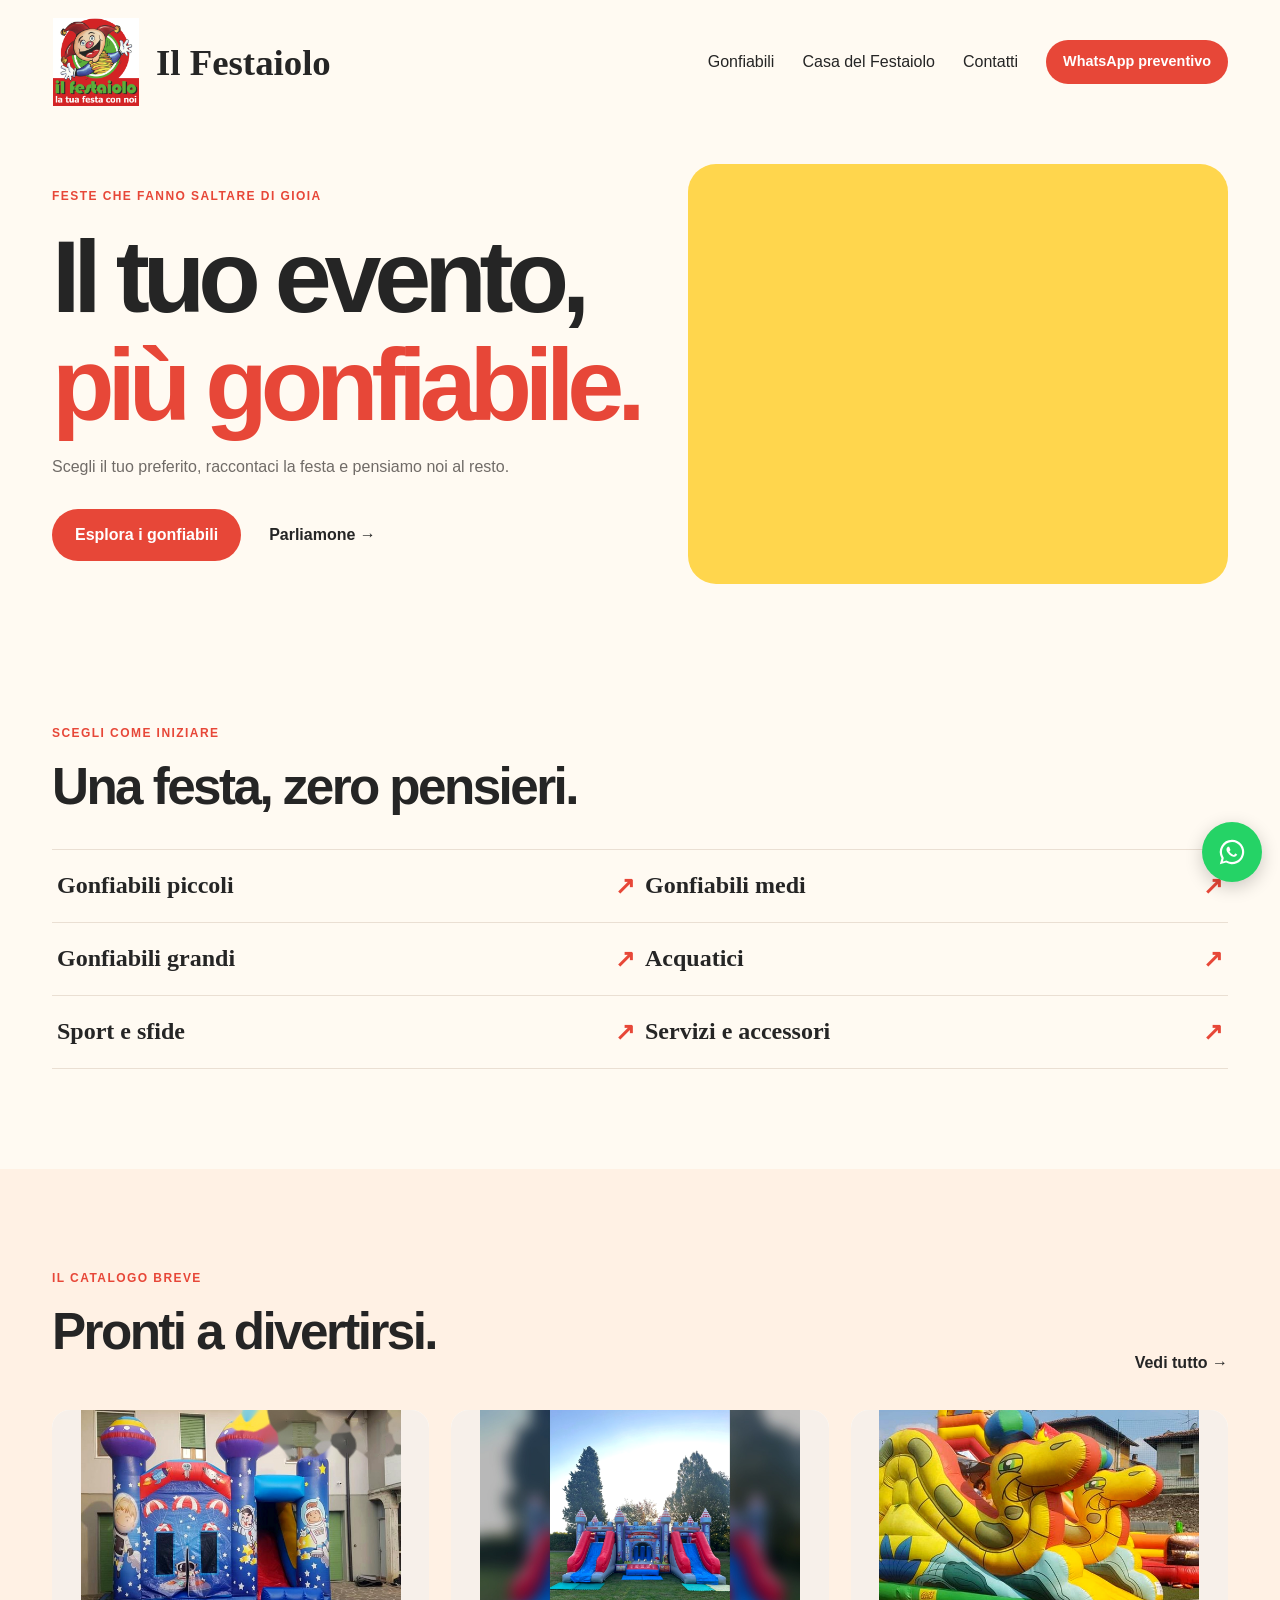
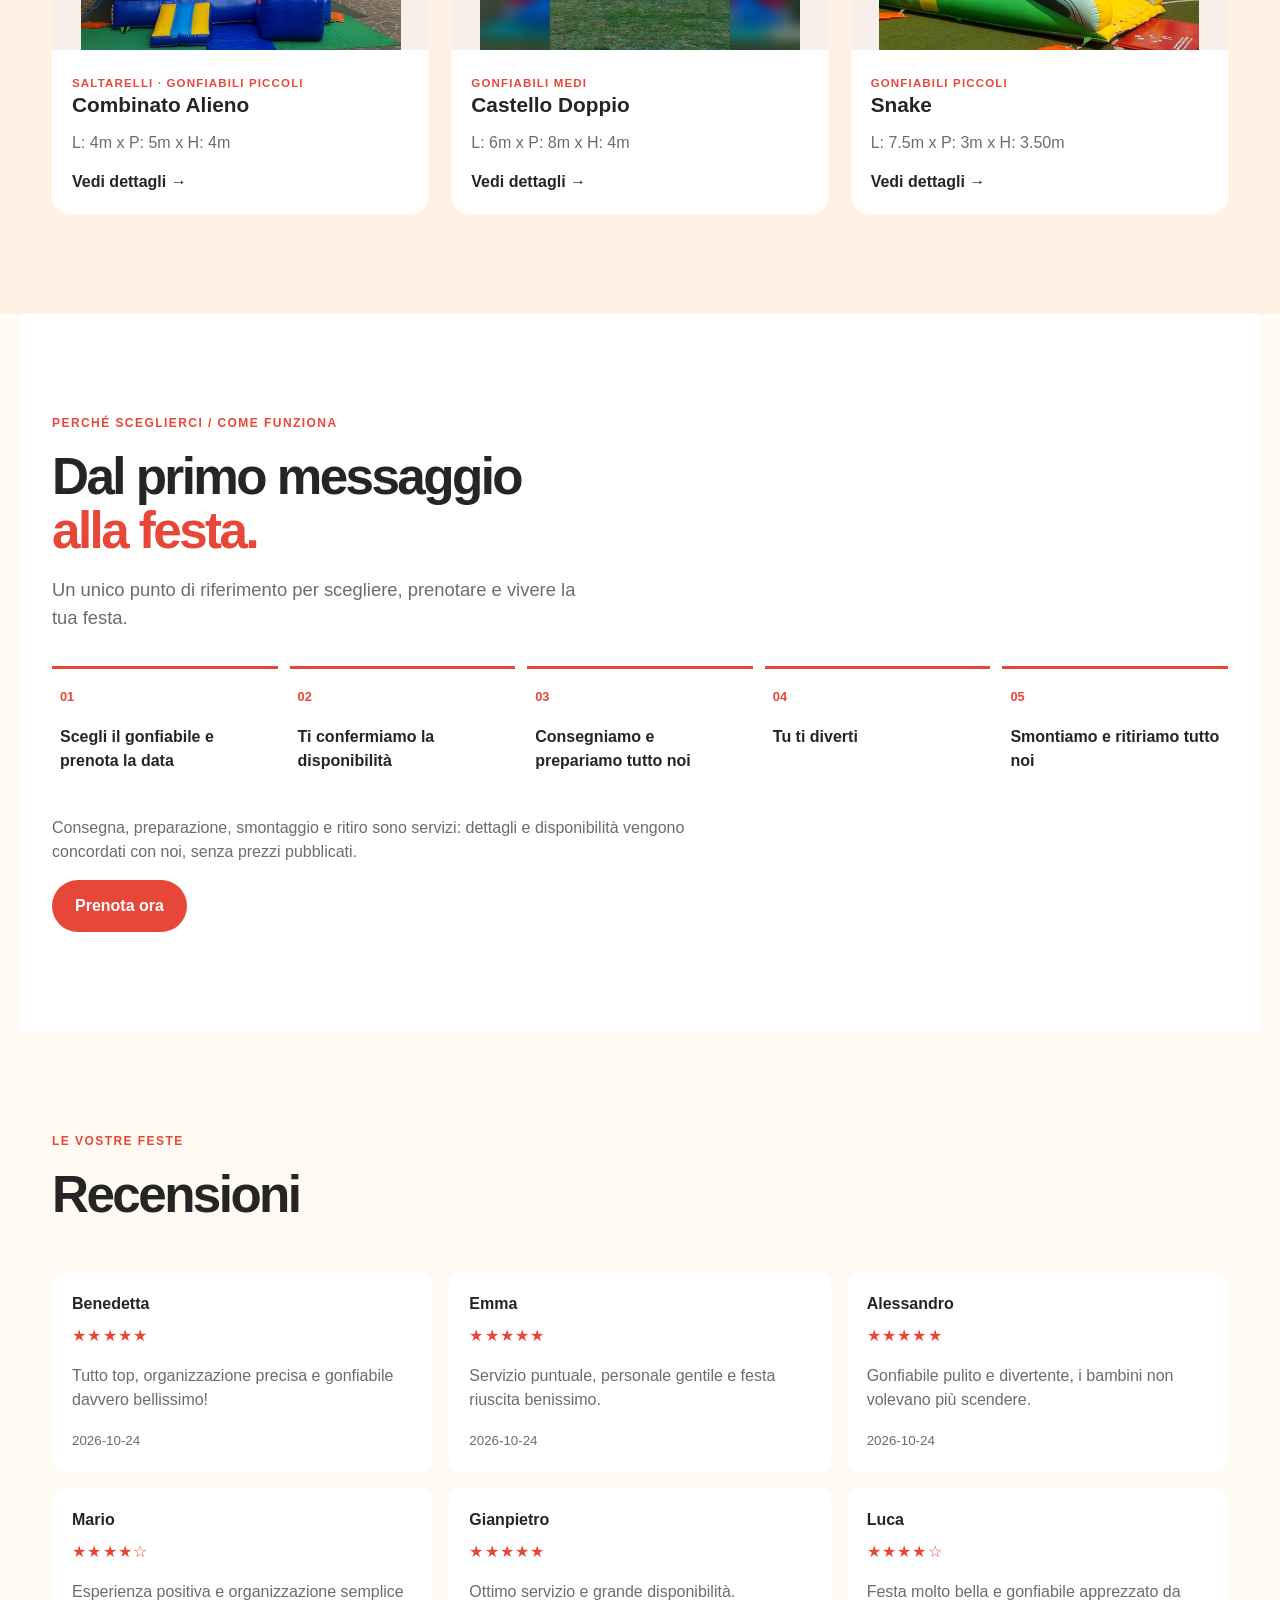
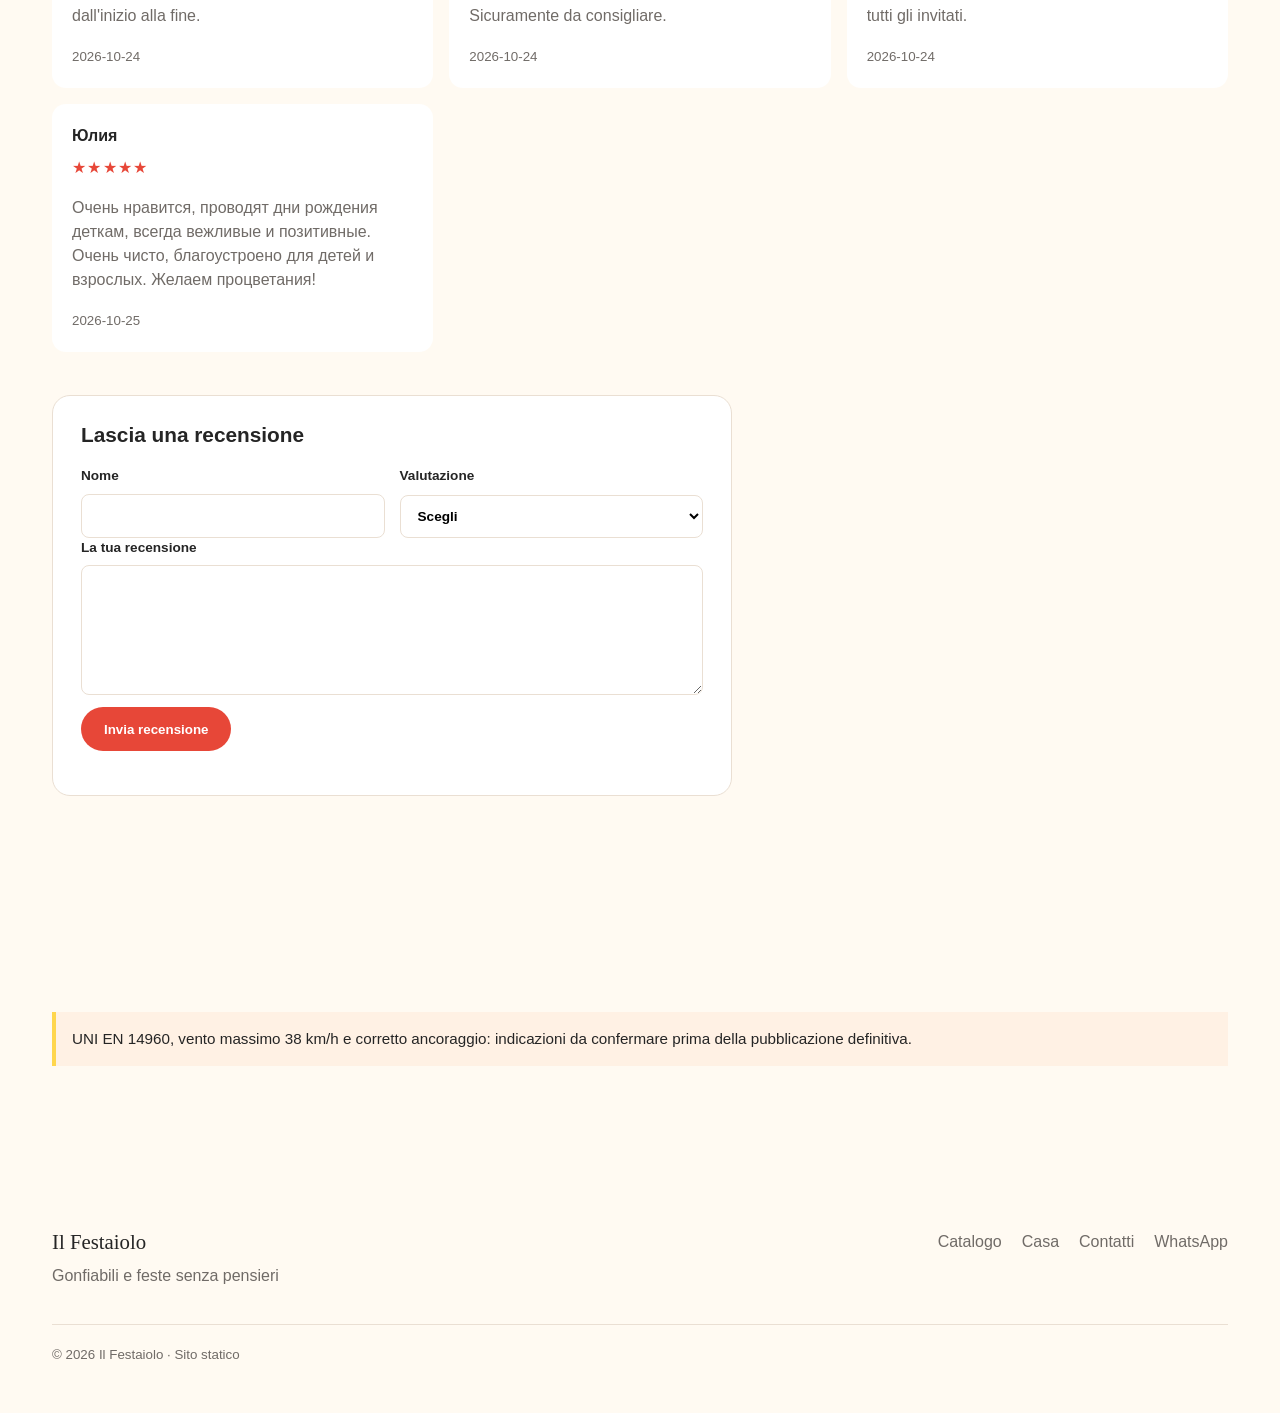
<file: index.html>
<!doctype html>
<html lang="it">
  <head>
    <meta charset="utf-8" />
    <meta name="viewport" content="width=device-width, initial-scale=1" />
    <title>Il Festaiolo | Gonfiabili per feste</title>
    <meta
      name="description"
      content="Noleggio gonfiabili per feste, compleanni ed eventi. Scopri il catalogo de Il Festaiolo."
    />
    <link rel="canonical" href="https://www.ilfestaiolo.it/" />
    <meta property="og:title" content="Il Festaiolo | Gonfiabili per feste" />
    <meta
      property="og:description"
      content="Noleggio gonfiabili per feste, compleanni ed eventi."
    />
    <meta property="og:type" content="website" />
    <meta property="og:url" content="https://www.ilfestaiolo.it/" />
    <link rel="stylesheet" href="styles.css?v=9" />
    <link rel="icon" href="favicon.svg" type="image/svg+xml" />
  </head>
  <body>
    <!-- Hero: messaggio principale e collegamenti alle pagine più importanti. -->
    <main>
      <section class="hero">
        <div class="hero-copy">
          <p class="eyebrow">Feste che fanno saltare di gioia</p>
          <h1>Il tuo evento,<br /><em>più gonfiabile.</em></h1>
          <p class="lead">
            Scegli il tuo preferito, raccontaci la festa e pensiamo noi al
            resto.
          </p>
          <div class="actions">
            <a class="button" href="catalogo.html">Esplora i gonfiabili</a
            ><a class="text-link" href="contatti.html#prenota">Parliamone →</a>
          </div>
        </div>
        <div class="hero-art">
          <video
            autoplay
            muted
            loop
            playsinline
            preload="metadata"
            aria-label="Video de Il Festaiolo"
          >
            <source src="video/videofestaiolo.mp4?v=42" type="video/mp4" />
          </video>
        </div>
      </section>
      <!-- Categorie generate da app.js a partire dai dati del catalogo. -->
      <section class="section intro">
        <p class="eyebrow">Scegli come iniziare</p>
        <h2>Una festa, zero pensieri.</h2>
        <div class="category-list" id="category-list"></div>
      </section>
      <!-- Vetrina con una selezione dei gonfiabili disponibili. -->
      <section class="section tinted">
        <div class="section-head">
          <div>
            <p class="eyebrow">Il catalogo breve</p>
            <h2>Pronti a divertirsi.</h2>
          </div>
          <a class="text-link" href="catalogo.html">Vedi tutto →</a>
        </div>
        <div class="card-grid" id="featured-grid"></div>
      </section>
      <!-- Spiega in pochi passaggi come funziona il servizio. -->
      <section class="section process">
        <p class="eyebrow">Perché sceglierci / Come funziona</p>
        <h2>Dal primo messaggio<br /><em>alla festa.</em></h2>
        <p class="lead" id="why-copy"></p>
        <ol class="steps" id="process-steps"></ol>
        <p class="service-note">
          Consegna, preparazione, smontaggio e ritiro sono servizi: dettagli e
          disponibilità vengono concordati con noi, senza prezzi pubblicati.
        </p>
        <a class="button" href="contatti.html#prenota">Prenota ora</a>
      </section>
      <!-- Recensioni pubblicate e modulo per inviarne una nuova. -->
      <section class="section reviews-section">
        <div class="section-head">
          <div>
            <p class="eyebrow">Le vostre feste</p>
            <h2>Recensioni</h2>
          </div>
        </div>
        <div id="home-reviews" class="reviews"></div>
        <form class="review-form" data-review-form>
          <h3>Lascia una recensione</h3>
          <div class="form-row">
            <label>Nome<input name="name" required maxlength="80" /></label
            ><label
              >Valutazione<select name="rating" required>
                <option value="">Scegli</option>
                <option value="5">5 stelle</option>
                <option value="4">4 stelle</option>
                <option value="3">3 stelle</option>
                <option value="2">2 stelle</option>
                <option value="1">1 stella</option>
              </select></label
            >
          </div>
          <label
            >La tua recensione<textarea
              name="text"
              required
              maxlength="1000"
            ></textarea></label
          ><input type="hidden" name="area" value="rental" /><button
            class="button"
            type="submit"
          >
            Invia recensione
          </button>
          <p class="form-result" data-review-result aria-live="polite"></p>
        </form>
      </section>
      <!-- Avviso sulla sicurezza, compilato dai dati JSON. -->
      <section class="section"><p class="notice" id="safety-note"></p></section>
    </main>
    <dialog id="detail-modal"></dialog>
    <script src="app.js?v=51"></script>
  </body>
</html>
</file>
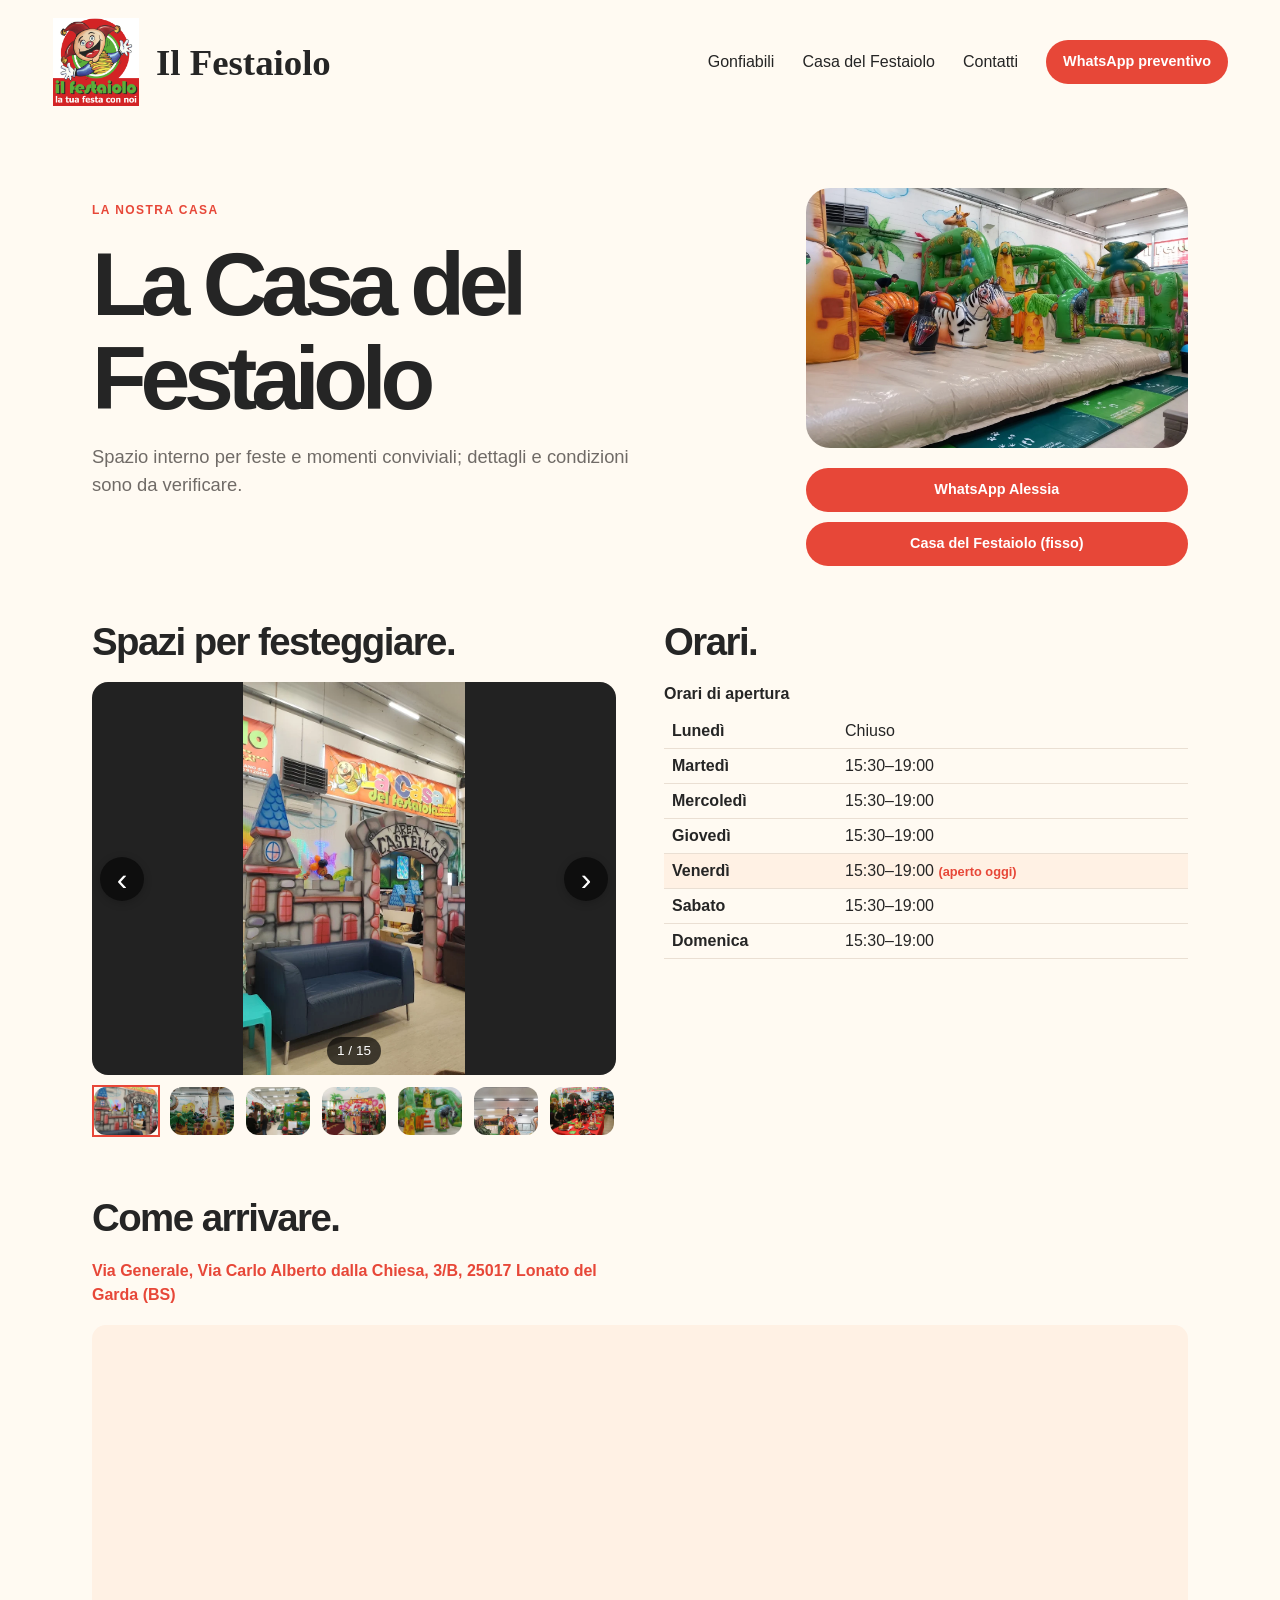
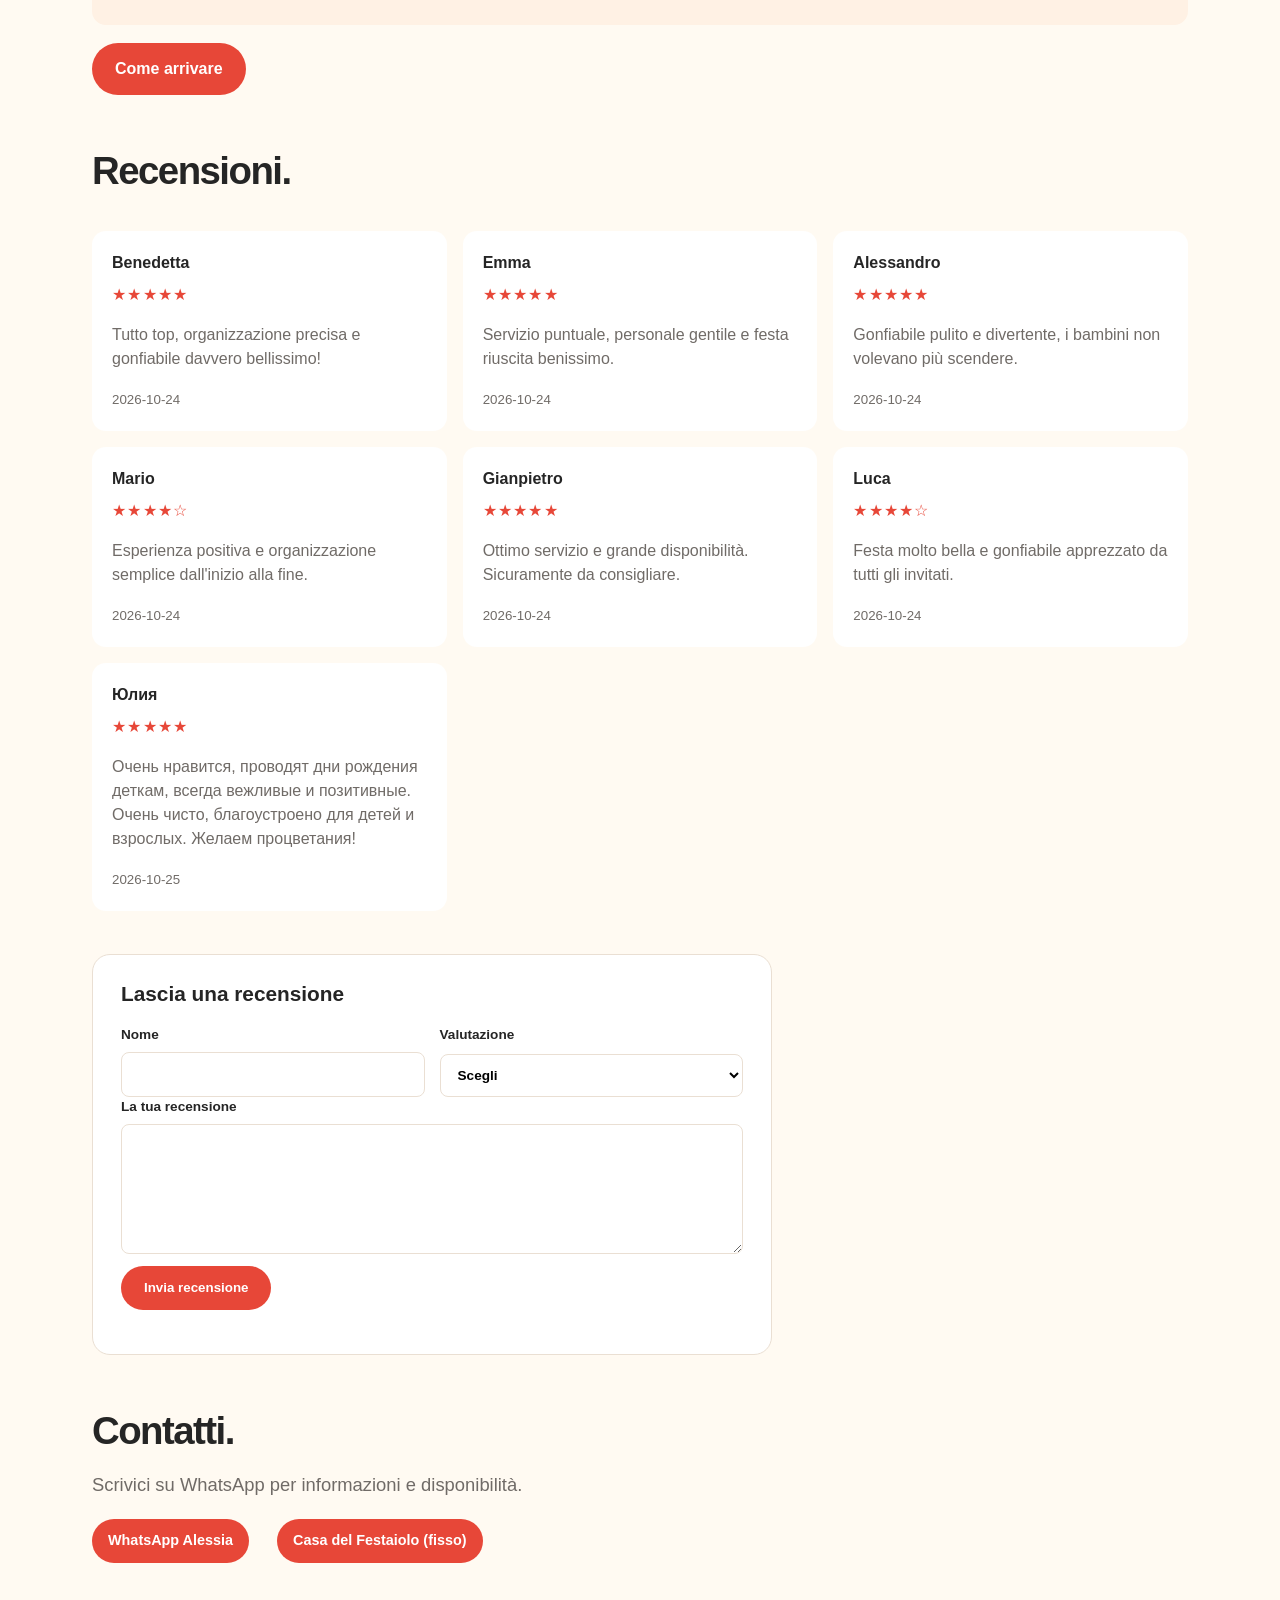
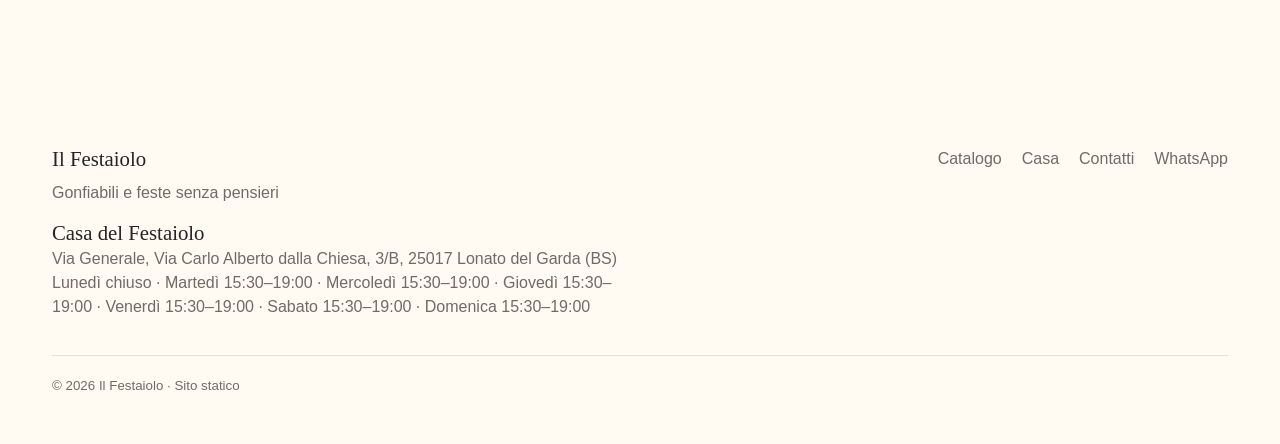
<file: casa.html>
<!doctype html>
<html lang="it">
  <head>
    <meta charset="utf-8" />
    <meta name="viewport" content="width=device-width, initial-scale=1" />
    <title>Casa del Festaiolo</title>
    <meta name="description" content="Scopri La Casa del Festaiolo." />
    <link rel="canonical" href="https://www.ilfestaiolo.it/casa.html" />
    <meta property="og:title" content="Casa del Festaiolo" />
    <meta property="og:description" content="Scopri La Casa del Festaiolo." />
    <meta property="og:type" content="website" />
    <meta property="og:url" content="https://www.ilfestaiolo.it/casa.html" />
    <link rel="stylesheet" href="styles.css?v=9" />
    <link rel="icon" href="favicon.svg" type="image/svg+xml" />
    <script type="application/ld+json">
      {
        "@context": "https://schema.org",
        "@type": "LocalBusiness",
        "name": "La Casa del Festaiolo",
        "address": {
          "@type": "PostalAddress",
          "streetAddress": "Via Generale, Via Carlo Alberto dalla Chiesa, 3/B",
          "postalCode": "25017",
          "addressLocality": "Lonato del Garda",
          "addressRegion": "BS",
          "addressCountry": "IT"
        },
        "openingHoursSpecification": [
          {
            "@type": "OpeningHoursSpecification",
            "dayOfWeek": [
              "Tuesday",
              "Wednesday",
              "Thursday",
              "Friday",
              "Saturday",
              "Sunday"
            ],
            "opens": "15:30",
            "closes": "19:00"
          }
        ]
      }
    </script>
  </head>
  <body>
    <main class="page house-page">
      <!-- Presentazione della Casa del Festaiolo. -->
      <section class="house-intro">
        <div class="page-intro">
          <p class="eyebrow">La nostra casa</p>
          <h1 id="casa-title">La Casa del Festaiolo</h1>
          <p class="lead" id="casa-description"></p>
        </div>
        <div class="house-intro-side">
          <img
            class="house-intro-image"
            src="img/casa-del-festaiolo/casadelfestaiolo.JPG?v=43"
            alt="Interno della Casa del Festaiolo"
            width="1200"
            height="800"
            decoding="async"
          />
          <div
            id="casa-intro-whatsapp"
            class="actions house-intro-actions"
          ></div>
        </div>
      </section>

      <!-- Foto degli spazi e orari di apertura. -->
      <section class="house-gallery-hours" aria-label="Foto e orari">
        <div class="house-panel">
          <h2>Spazi per festeggiare.</h2>
          <div id="casa-gallery" class="house-gallery"></div>
        </div>
        <div class="house-panel house-hours-panel">
          <h2>Orari.</h2>
          <div id="casa-hours"></div>
        </div>
      </section>

      <!-- Indirizzo e collegamento per le indicazioni stradali. -->
      <section class="house-panel house-location-panel">
        <h2>Come arrivare.</h2>
        <p id="casa-address" class="house-address"></p>
        <div id="casa-map" class="map-placeholder"></div>
        <a id="casa-directions" class="button" target="_blank" rel="noopener"
          >Come arrivare</a
        >
      </section>

      <!-- Recensioni della casa e modulo di invio. -->
      <section class="house-panel reviews-section">
        <div class="section-head">
          <h2>Recensioni.</h2>
        </div>
        <div id="casa-reviews" class="reviews"></div>
        <form class="review-form" data-review-form>
          <h3>Lascia una recensione</h3>
          <div class="form-row">
            <label>Nome<input name="name" required maxlength="80" /></label
            ><label
              >Valutazione<select name="rating" required>
                <option value="">Scegli</option>
                <option value="5">5 stelle</option>
                <option value="4">4 stelle</option>
                <option value="3">3 stelle</option>
                <option value="2">2 stelle</option>
                <option value="1">1 stella</option>
              </select></label
            >
          </div>
          <label
            >La tua recensione<textarea
              name="text"
              required
              maxlength="1000"
            ></textarea></label
          ><input type="hidden" name="area" value="casa" /><button
            class="button"
            type="submit"
          >
            Invia recensione
          </button>
          <p class="form-result" data-review-result aria-live="polite"></p>
        </form>
      </section>

      <!-- Contatto rapido tramite WhatsApp. -->
      <section class="house-panel house-contact-panel">
        <h2>Contatti.</h2>
        <p class="lead">
          Scrivici su WhatsApp per informazioni e disponibilità.
        </p>
        <div id="casa-whatsapp" class="actions"></div>
      </section>
    </main>
    <script src="app.js?v=51"></script>
  </body>
</html>
</file>
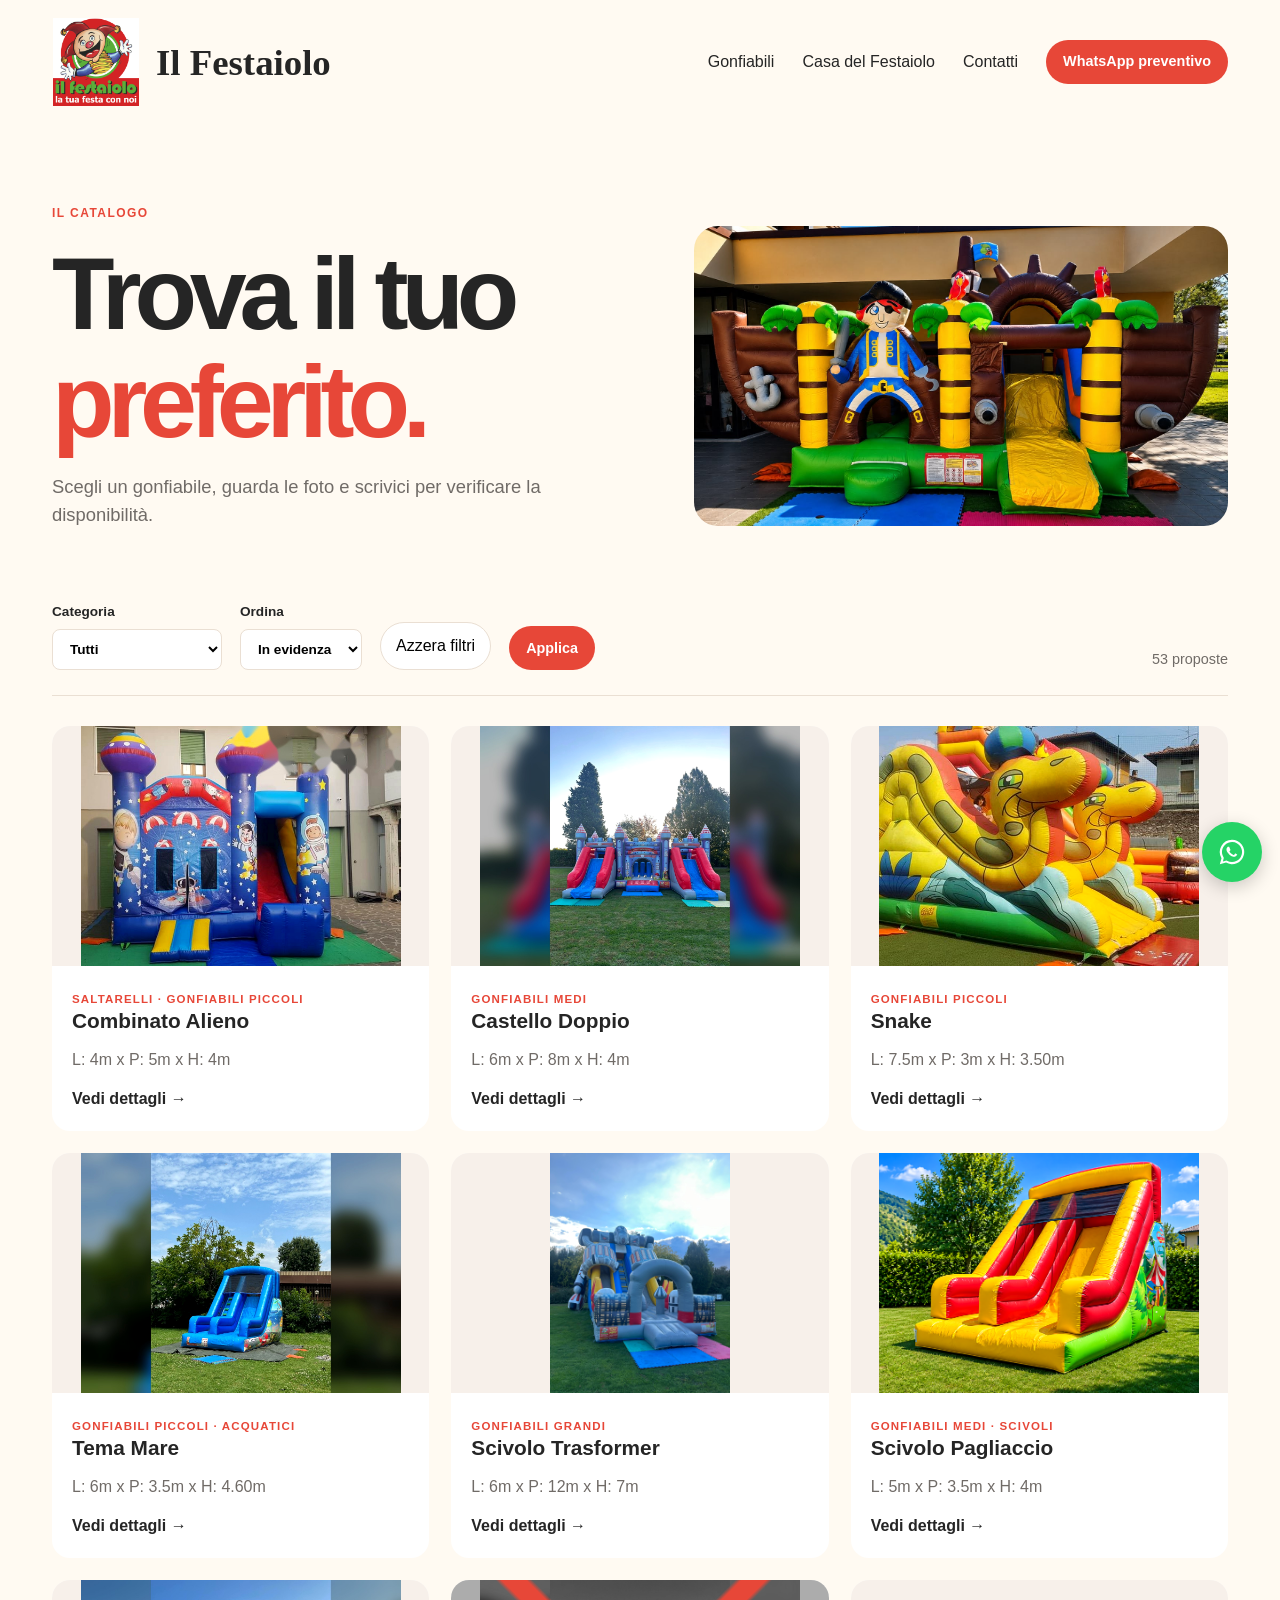
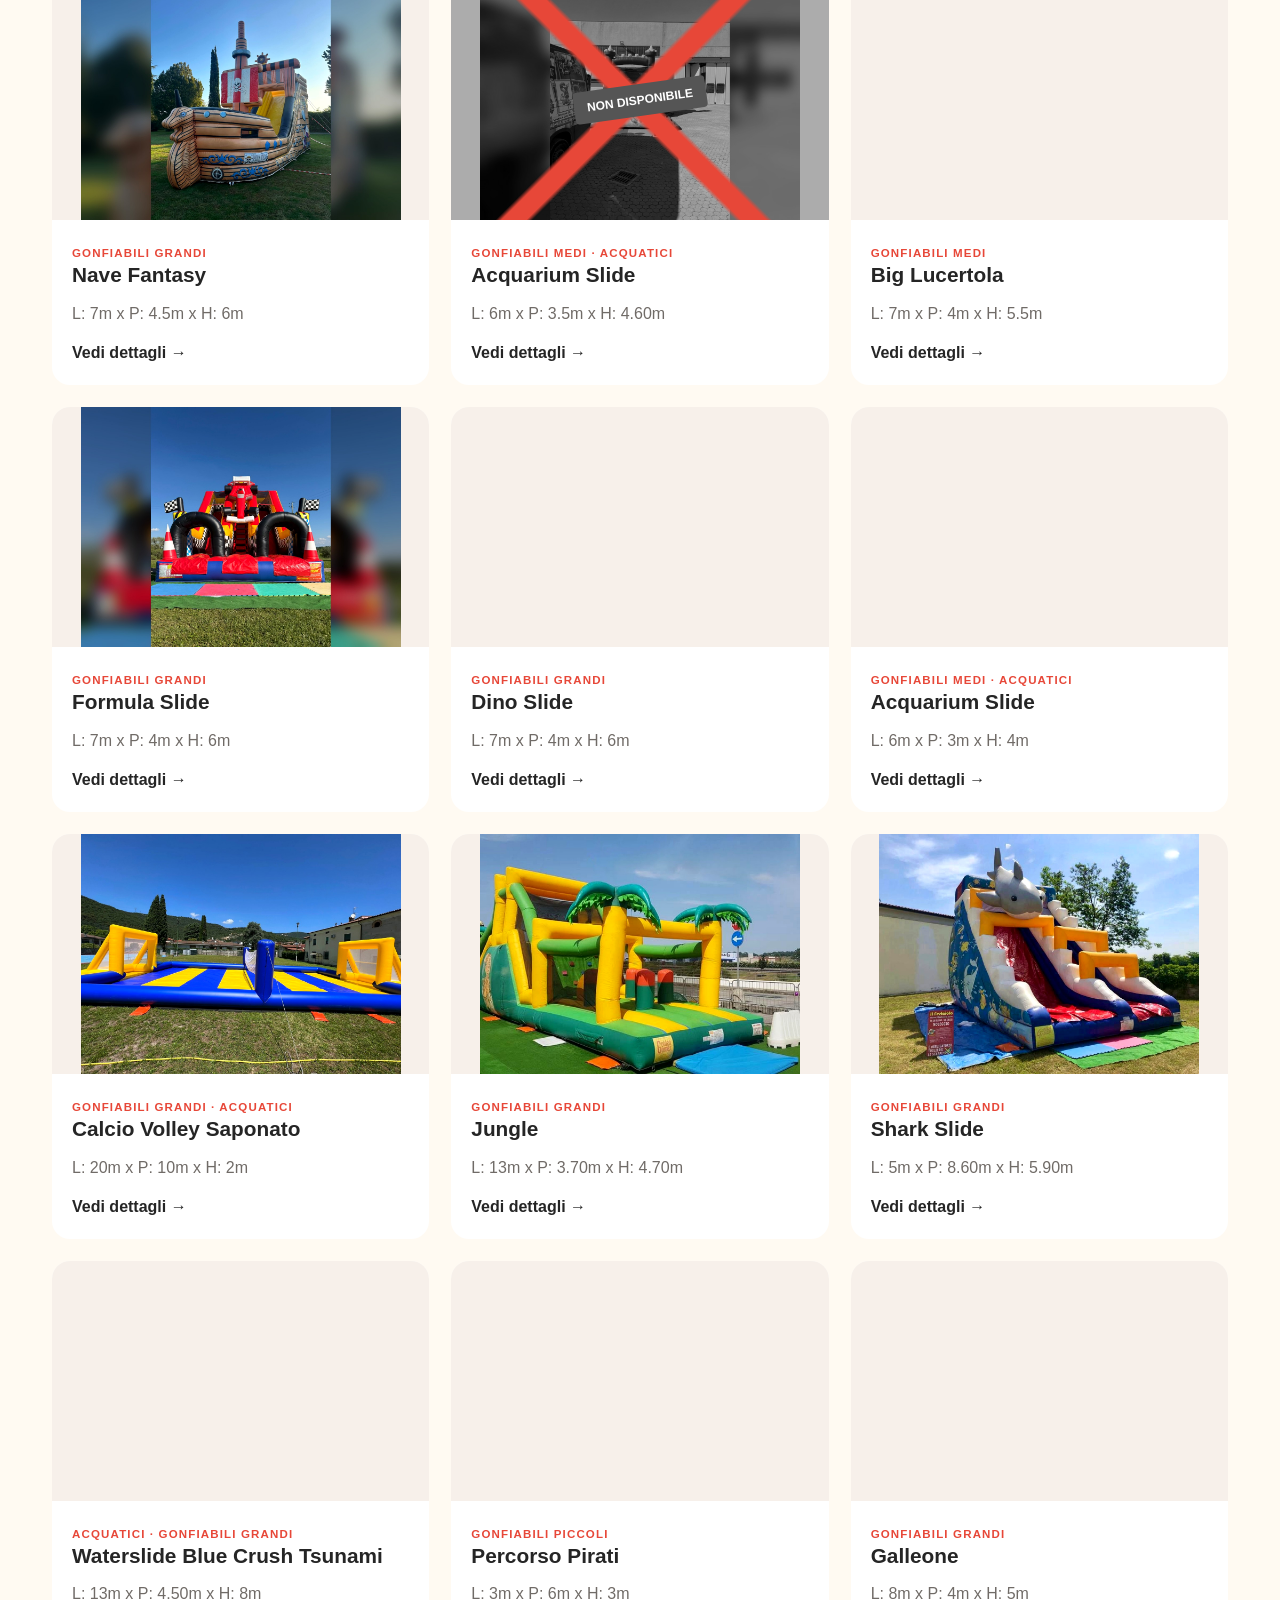
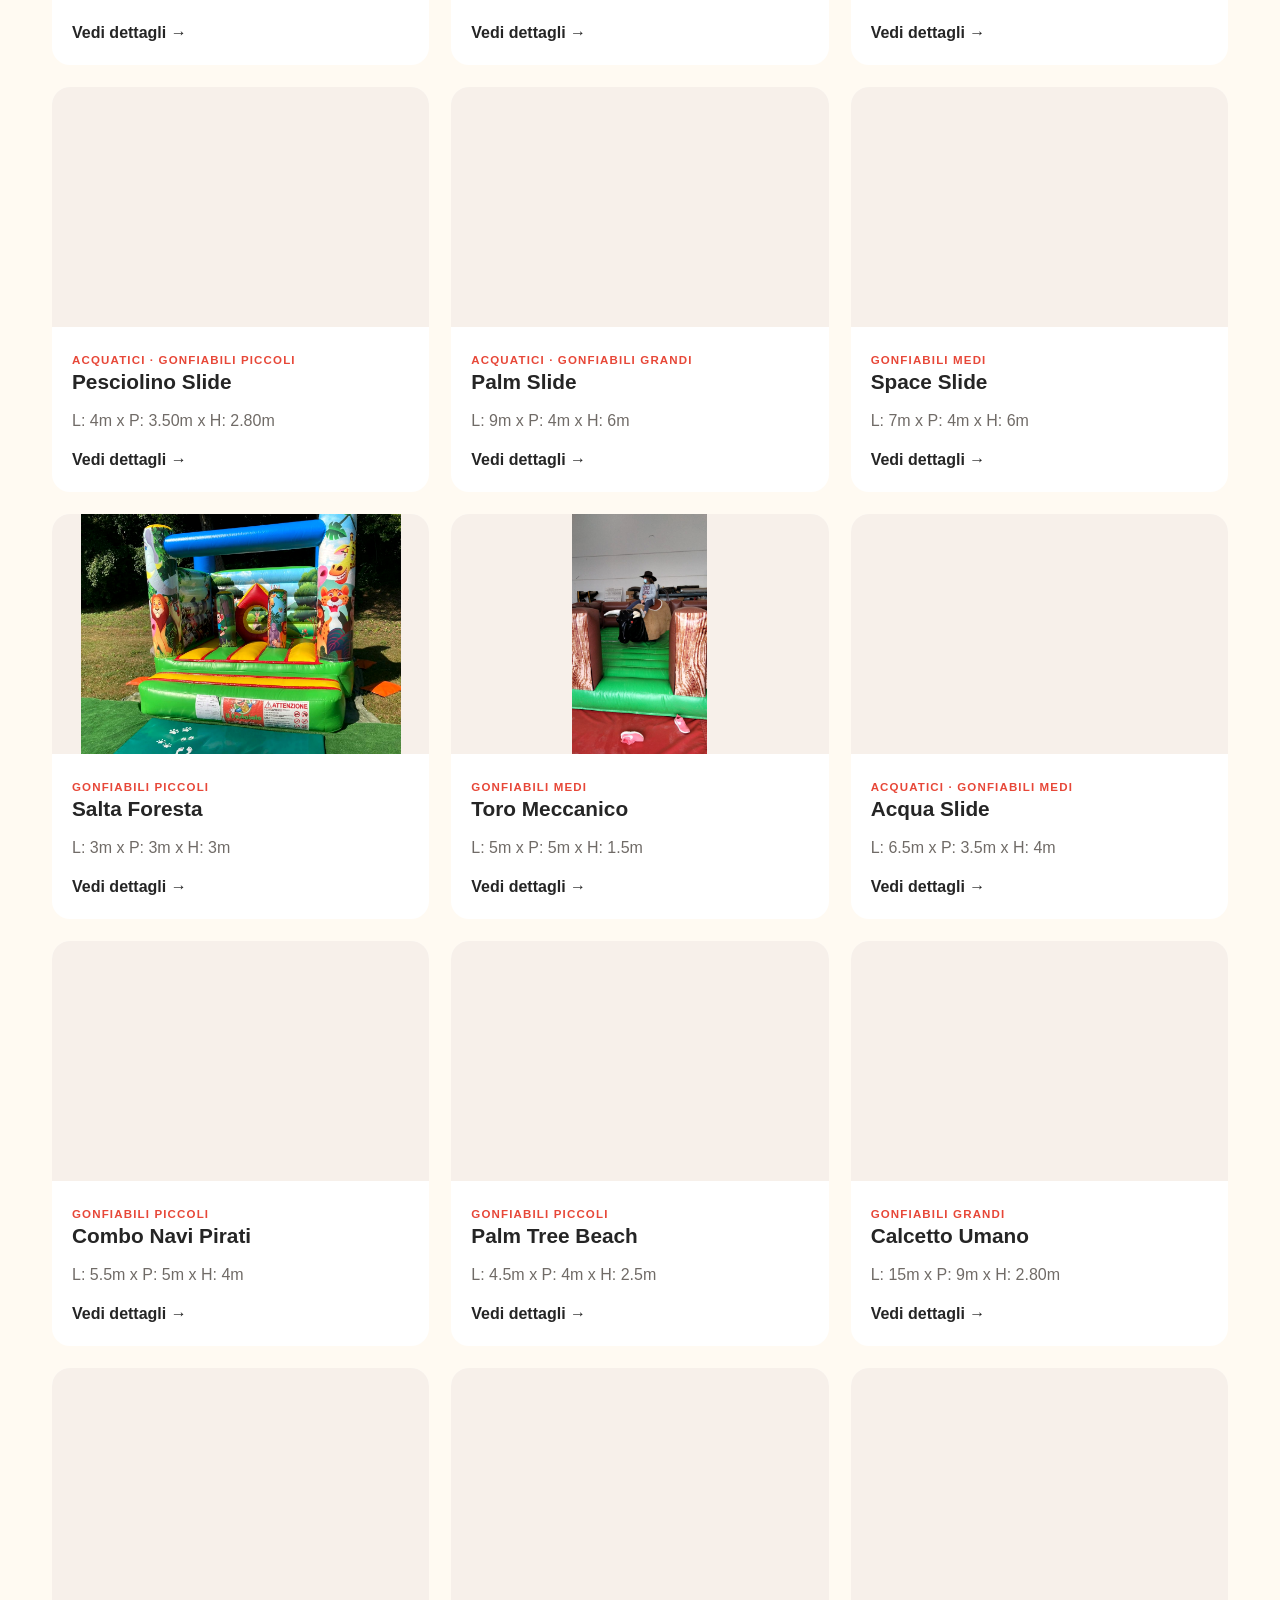
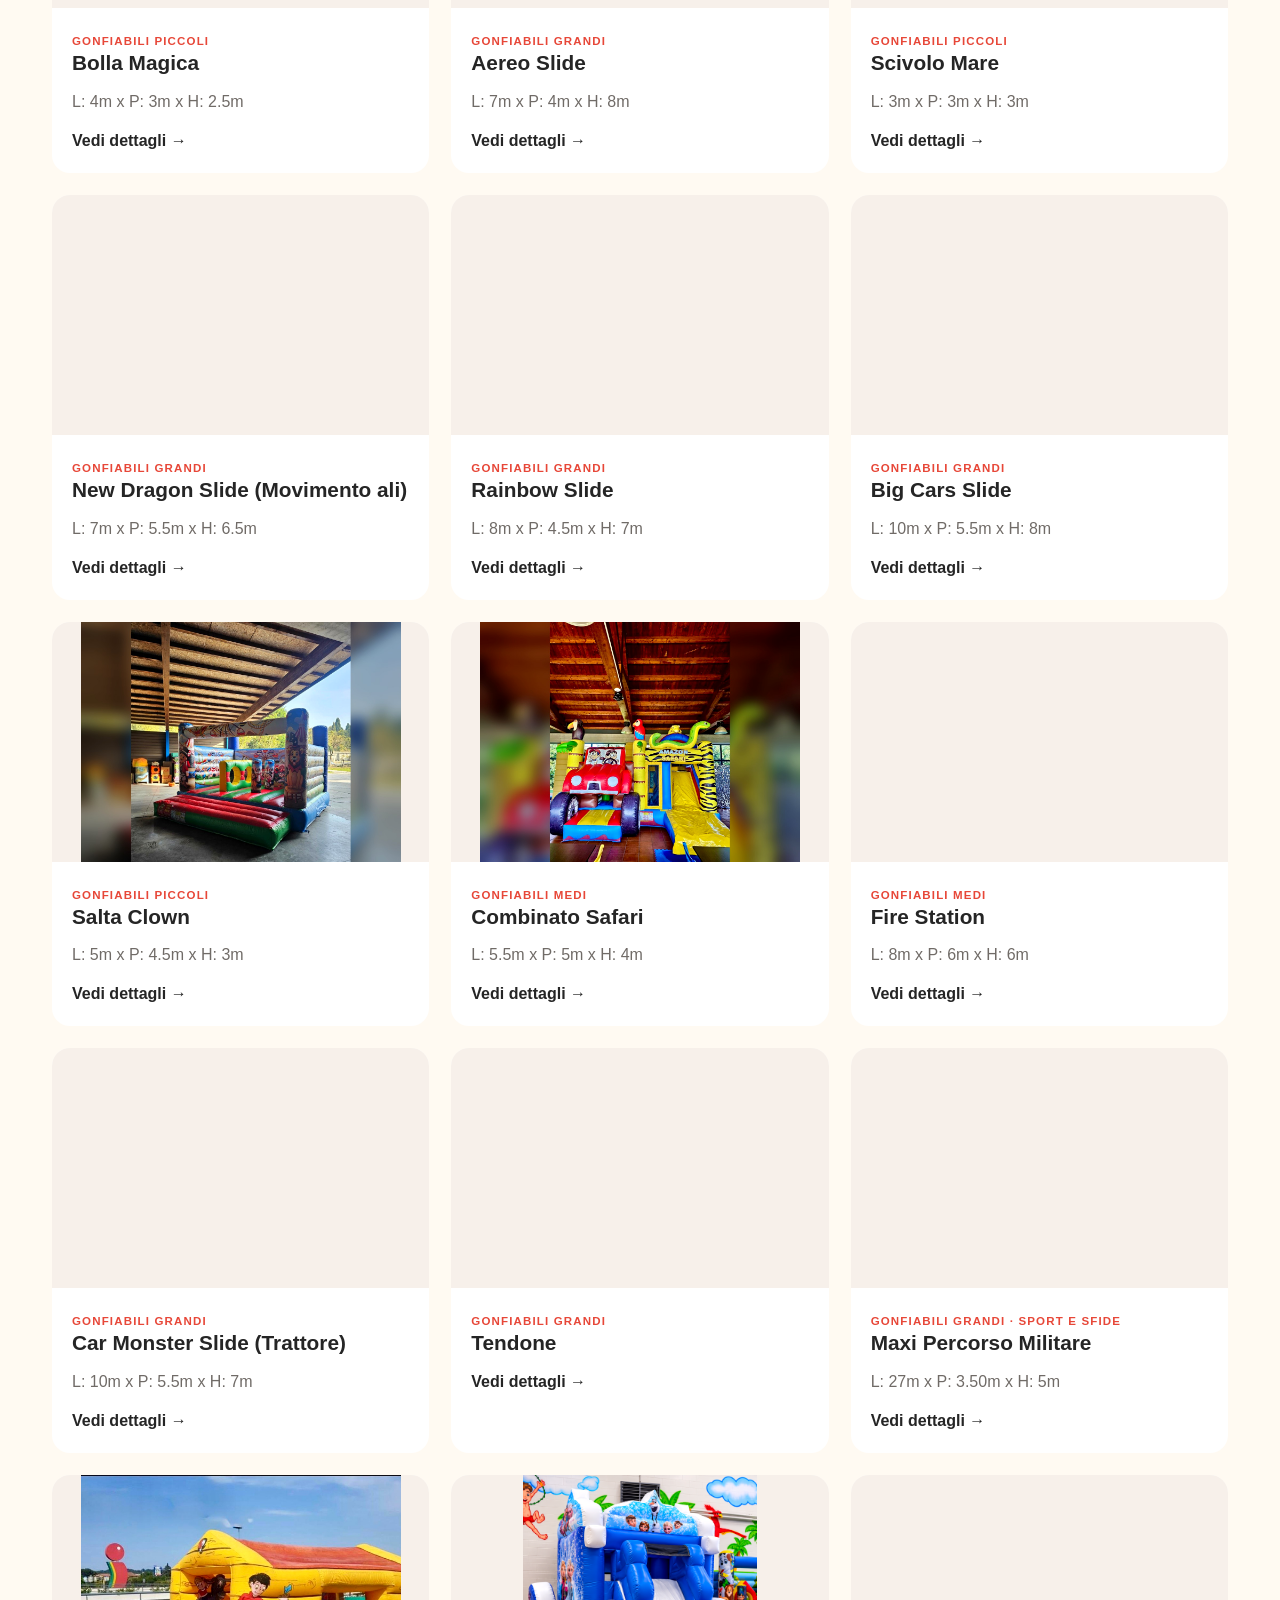
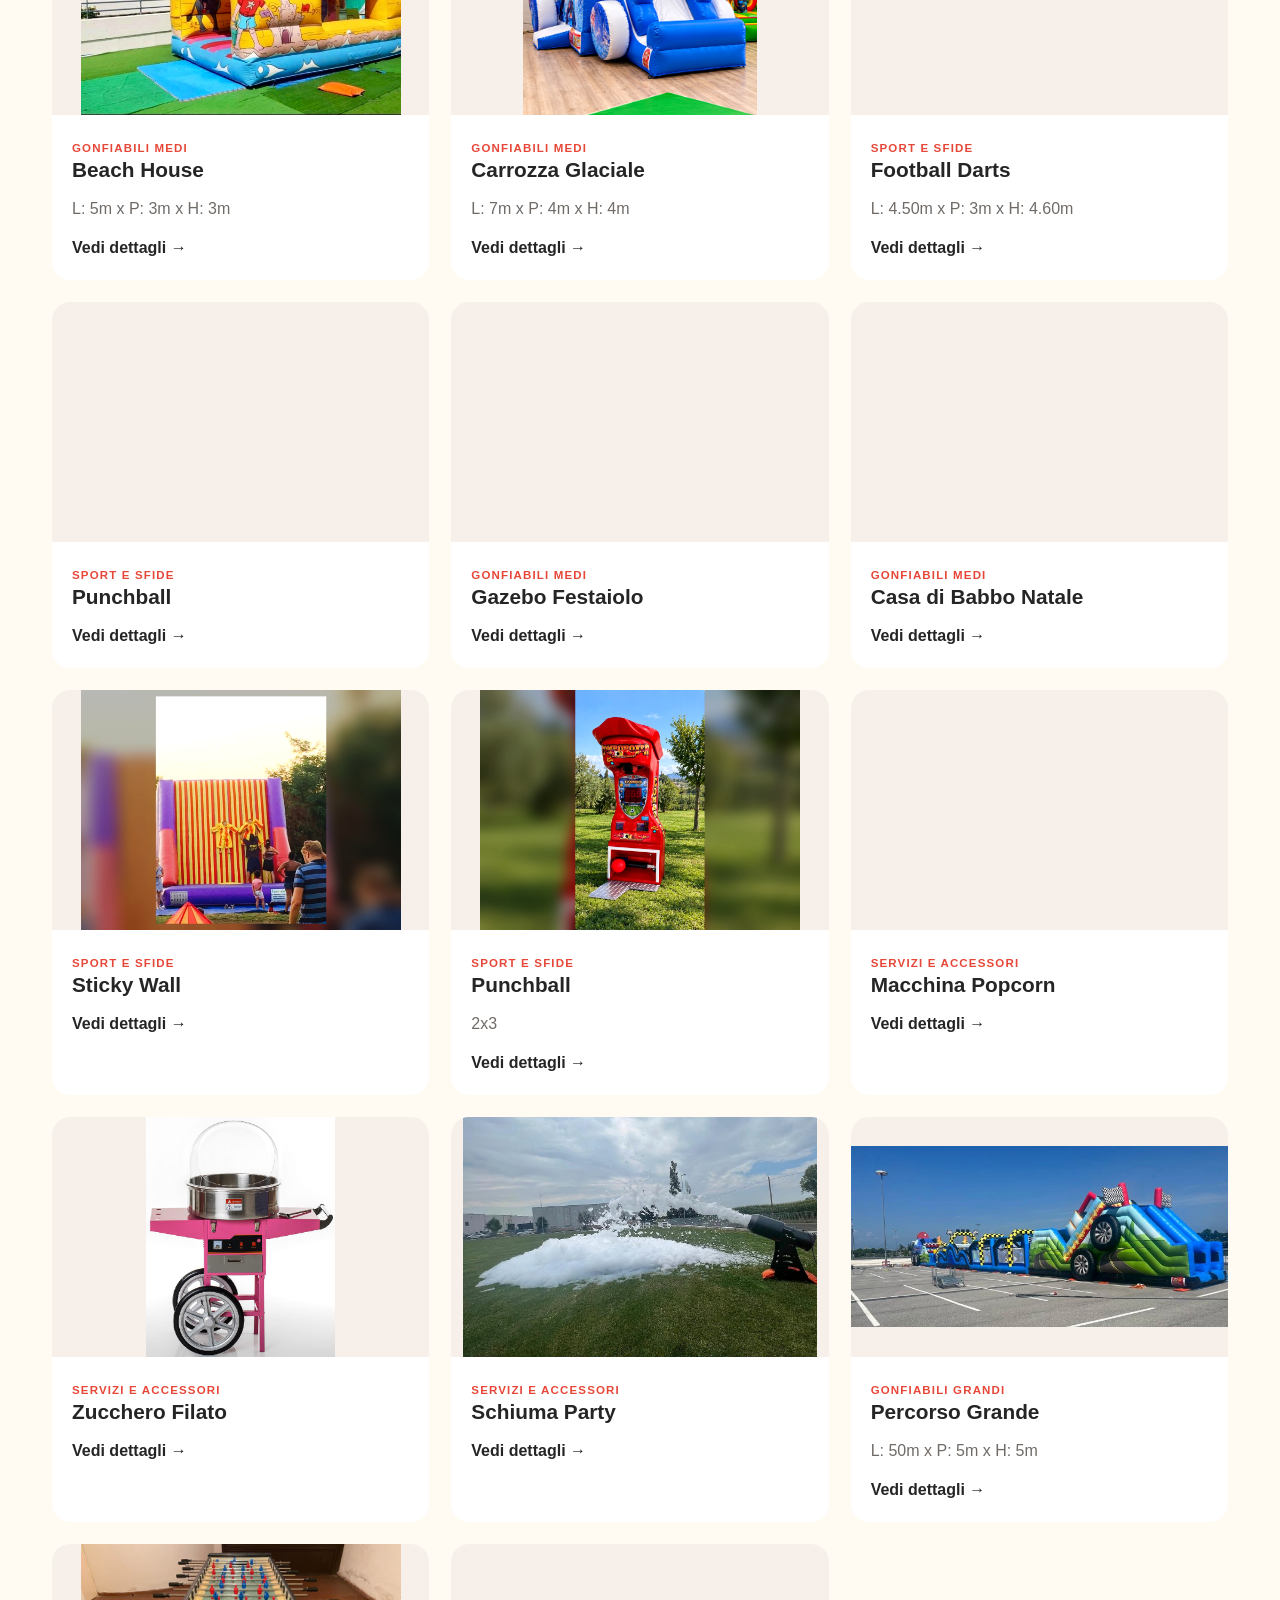
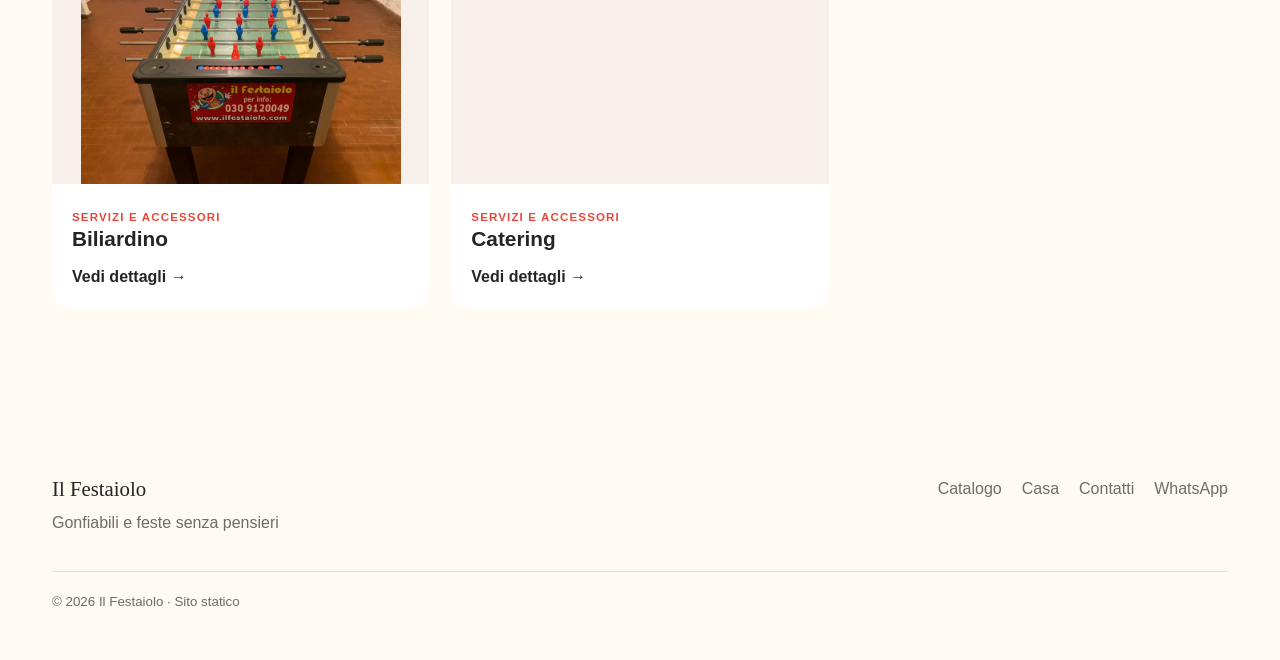
<file: catalogo.html>
<!doctype html>
<html lang="it">
  <head>
    <meta charset="utf-8" />
    <meta name="viewport" content="width=device-width, initial-scale=1" />
    <title>Catalogo gonfiabili | Il Festaiolo</title>
    <meta
      name="description"
      content="Sfoglia il catalogo dei gonfiabili de Il Festaiolo."
    />
    <link rel="canonical" href="https://www.ilfestaiolo.it/catalogo.html" />
    <meta property="og:title" content="Catalogo gonfiabili | Il Festaiolo" />
    <meta
      property="og:description"
      content="Sfoglia il catalogo dei gonfiabili de Il Festaiolo."
    />
    <meta property="og:type" content="website" />
    <meta
      property="og:url"
      content="https://www.ilfestaiolo.it/catalogo.html"
    />
    <link rel="stylesheet" href="styles.css?v=9" />
    <link rel="icon" href="favicon.svg" type="image/svg+xml" />
  </head>
  <body>
    <!-- Tutto il catalogo viene inserito nel contenitore da app.js. -->
    <main class="page">
      <!-- Intestazione e immagine principale della pagina catalogo. -->
      <div class="page-intro catalog-intro">
        <div>
          <p class="eyebrow">Il catalogo</p>
          <h1>Trova il tuo<br /><em>preferito.</em></h1>
          <p class="lead">
            Scegli un gonfiabile, guarda le foto e scrivici per verificare la
            disponibilità.
          </p>
        </div>
        <img
          src="img/gonfiabili/fotopagina.jpeg?v=42"
          alt="Gonfiabili colorati per feste"
          width="1536"
          height="1024"
          decoding="async"
        />
      </div>
      <!-- Controlli per filtrare e ordinare le schede. -->
      <button
        type="button"
        class="filter-toggle"
        id="filter-toggle"
        aria-expanded="false"
      >
        Filtri
      </button>
      <div class="toolbar">
        <label
          >Categoria
          <select id="category-filter"></select></label
        ><label
          >Ordina
          <select id="sort-filter">
            <option value="default">In evidenza</option>
            <option value="name">Nome</option>
          </select></label
        ><button type="button" class="reset-button" id="reset-filters">
          Azzera filtri</button
        ><button
          type="button"
          class="button small filter-apply"
          id="filter-apply"
        >
          Applica</button
        ><span id="results-count"></span>
      </div>
      <!-- Griglia popolata dinamicamente con le schede dei gonfiabili. -->
      <div class="card-grid" id="catalog-grid"></div>
    </main>
    <dialog id="detail-modal"></dialog>
    <script src="app.js?v=51"></script>
  </body>
</html>
</file>
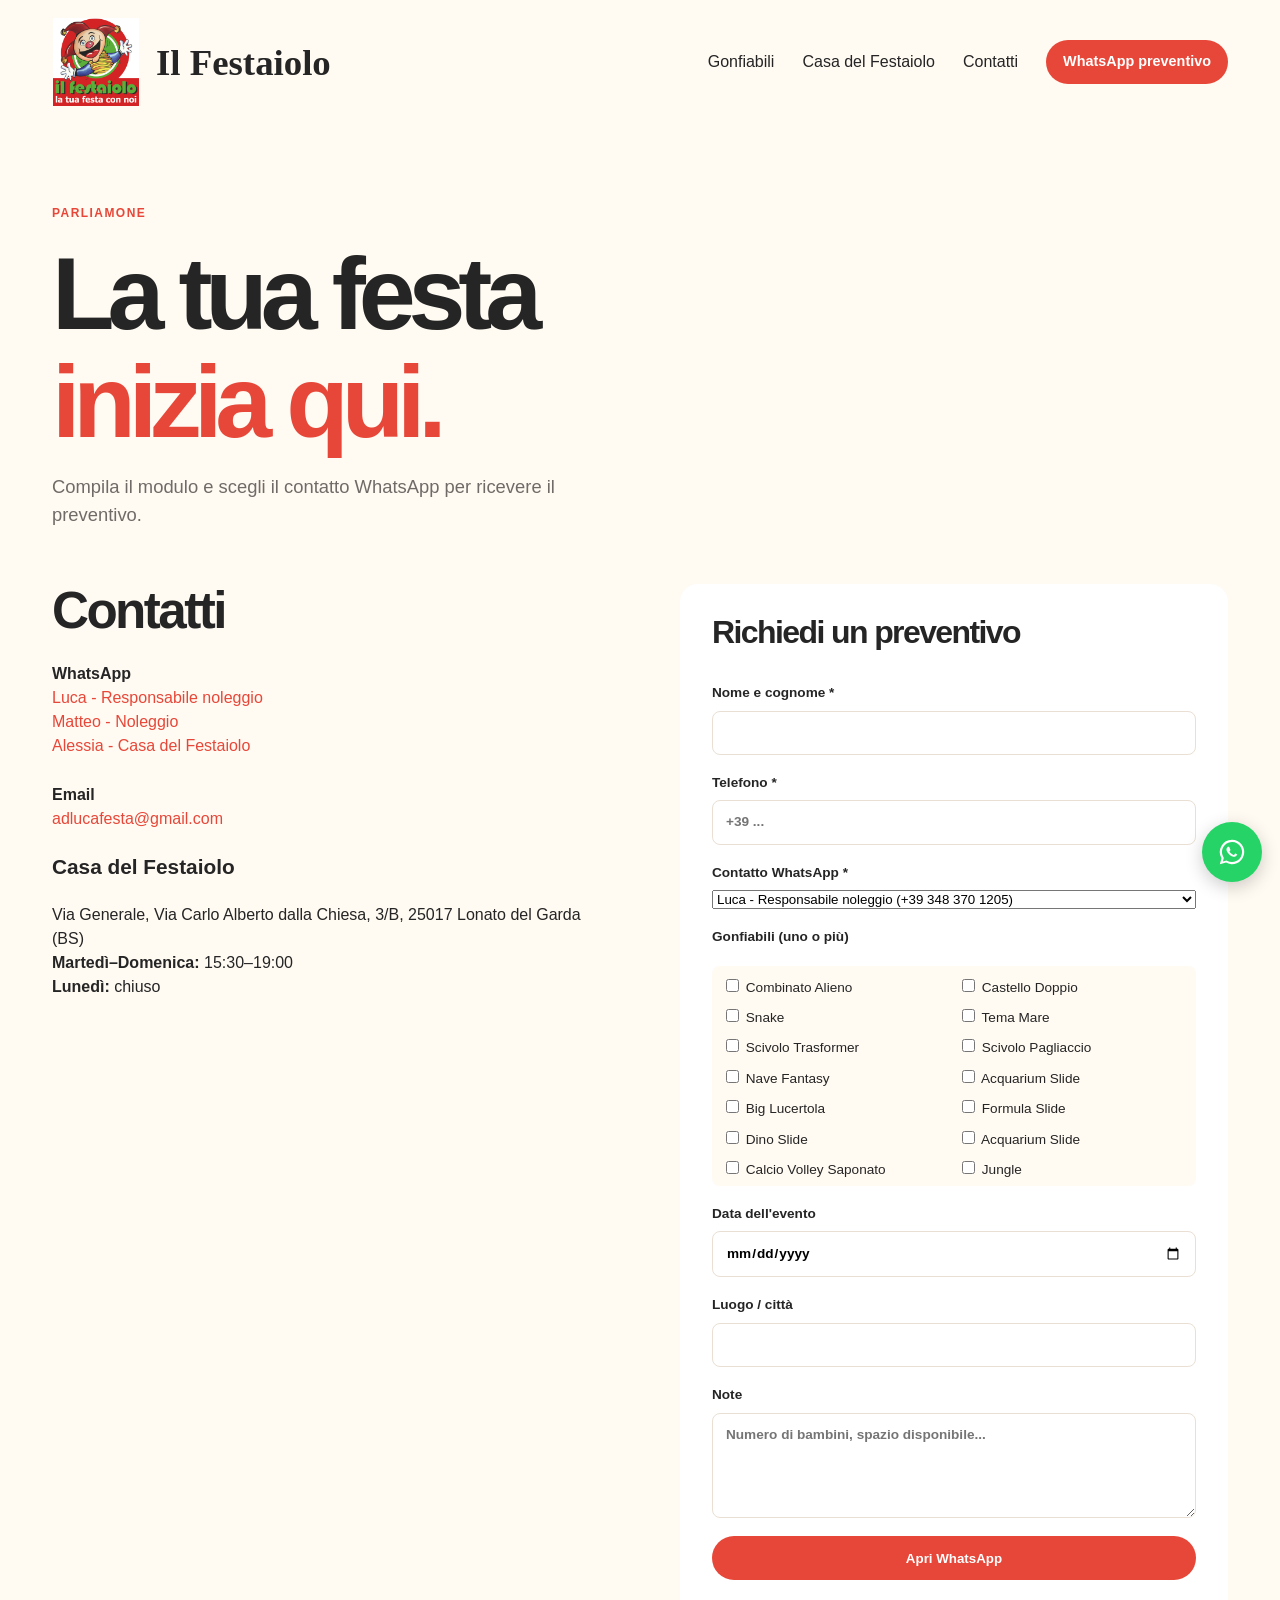
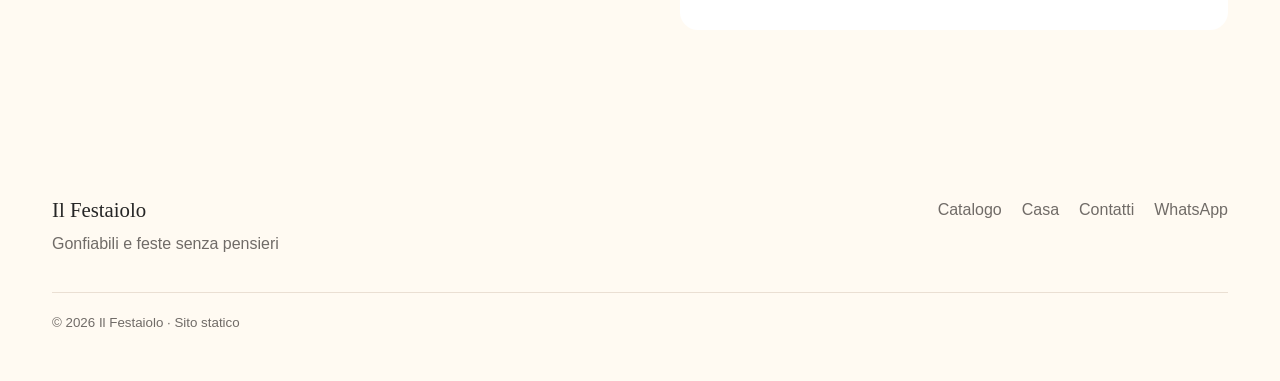
<file: contatti.html>
<!doctype html>
<html lang="it">
  <head>
    <meta charset="utf-8" />
    <meta name="viewport" content="width=device-width, initial-scale=1" />
    <title>Contatti e preventivo | Il Festaiolo</title>
    <meta
      name="description"
      content="Richiedi un preventivo per il noleggio gonfiabili de Il Festaiolo."
    />
    <link rel="canonical" href="https://www.ilfestaiolo.it/contatti.html" />
    <meta property="og:title" content="Contatti e preventivo | Il Festaiolo" />
    <meta
      property="og:description"
      content="Richiedi un preventivo per il noleggio gonfiabili de Il Festaiolo."
    />
    <meta property="og:type" content="website" />
    <meta
      property="og:url"
      content="https://www.ilfestaiolo.it/contatti.html"
    />
    <link rel="stylesheet" href="styles.css?v=9" />
    <link rel="icon" href="favicon.svg" type="image/svg+xml" />
  </head>
  <body>
    <main class="page contact">
      <!-- Introduzione alla pagina di richiesta preventivo. -->
      <div class="page-intro">
        <p class="eyebrow">Parliamone</p>
        <h1>La tua festa<br /><em>inizia qui.</em></h1>
        <p class="lead">
          Compila il modulo e scegli il contatto WhatsApp per ricevere il
          preventivo.
        </p>
      </div>
      <!-- Recapiti diretti e modulo per preparare il messaggio WhatsApp. -->
      <div id="prenota" class="contact-grid">
        <div class="contact-info">
          <h2>Contatti</h2>
          <p>
            <strong>WhatsApp</strong><br /><a
              href="https://wa.me/393483701205"
              target="_blank"
              rel="noopener"
              >Luca - Responsabile noleggio</a
            ><br /><a
              href="https://wa.me/393209510989"
              target="_blank"
              rel="noopener"
              >Matteo - Noleggio</a
            ><br /><a
              href="https://wa.me/393487897744"
              target="_blank"
              rel="noopener"
              >Alessia - Casa del Festaiolo</a
            >
          </p>
          <p>
            <strong>Email</strong><br /><a
              data-contact="email"
              href="mailto:adlucafesta@gmail.com"
              >adlucafesta@gmail.com</a
            >
          </p>
          <section class="casa-contact">
            <h3>Casa del Festaiolo</h3>
            <p>
              Via Generale, Via Carlo Alberto dalla Chiesa, 3/B, 25017 Lonato
              del Garda (BS)<br /><strong>Martedì–Domenica:</strong>
              15:30–19:00<br /><strong>Lunedì:</strong> chiuso
            </p>
          </section>
        </div>
        <form id="booking-form" class="booking" aria-labelledby="booking-title">
          <h2 id="booking-title">Richiedi un preventivo</h2>
          <label
            >Nome e cognome *<input
              required
              name="name"
              autocomplete="name" /></label
          ><label
            >Telefono *<input
              required
              type="tel"
              name="phone"
              autocomplete="tel"
              inputmode="tel"
              placeholder="+39 ..." /></label
          ><label
            >Contatto WhatsApp *<select
              required
              name="whatsapp"
              id="whatsapp-contact"
            ></select></label
          ><label>Gonfiabili (uno o più)</label>
          <div id="product-options" class="product-options"></div>
          <label>Data dell'evento<input type="date" name="date" /></label
          ><label>Luogo / città<input name="location" /></label
          ><label
            >Note<textarea
              name="notes"
              rows="4"
              placeholder="Numero di bambini, spazio disponibile..."
            ></textarea></label
          ><button class="button" type="submit">Apri WhatsApp</button>
          <div id="form-result" aria-live="polite"></div>
        </form>
      </div>
    </main>
    <script src="app.js?v=51"></script>
  </body>
</html>
</file>
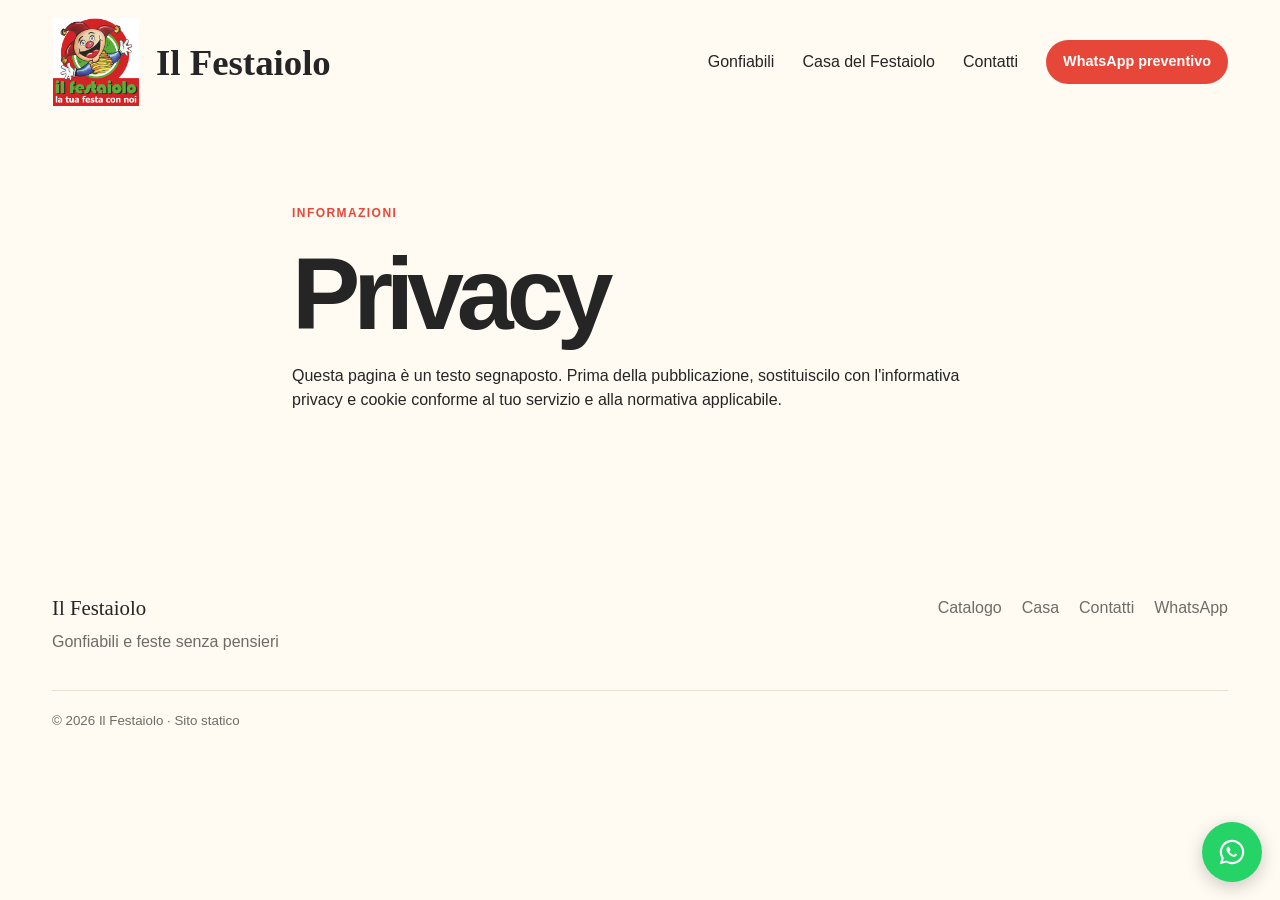
<file: privacy.html>
<!doctype html>
<html lang="it">
  <head>
    <meta charset="utf-8" />
    <meta name="viewport" content="width=device-width, initial-scale=1" />
    <title>Privacy | Il Festaiolo</title>
    <link rel="stylesheet" href="styles.css?v=9" />
    <link rel="icon" href="favicon.svg" type="image/svg+xml" />
  </head>
  <body>
    <main class="page narrow">
      <p class="eyebrow">Informazioni</p>
      <h1>Privacy</h1>
      <p>
        Questa pagina è un testo segnaposto. Prima della pubblicazione,
        sostituiscilo con l'informativa privacy e cookie conforme al tuo
        servizio e alla normativa applicabile.
      </p>
    </main>
    <script src="app.js?v=51"></script>
  </body>
</html>
</file>
<file: styles.css>
/* Colori e valori condivisi da tutto il sito. */
:root {
  --red: #e74738;
  --deep: #252525;
  --cream: #fffaf2;
  --yellow: #ffd64d;
  --line: #eadfd3;
  --muted: #706b67;
}
* {
  box-sizing: border-box;
}
html {
  scroll-behavior: smooth;
}
body {
  margin: 0;
  background: var(--cream);
  color: var(--deep);
  font:
    16px/1.5 "DM Sans",
    Arial,
    sans-serif;
}
a {
  color: inherit;
  text-decoration: none;
}
h1,
h2,
h3 {
  font-family: "Space Grotesk", Arial, sans-serif;
  line-height: 1.05;
  margin: 0 0 1rem;
}
h1 {
  font-size: clamp(3.2rem, 8vw, 7rem);
  letter-spacing: -0.07em;
}
h2 {
  font-size: clamp(2rem, 4vw, 3.6rem);
  letter-spacing: -0.05em;
}
h3 {
  font-size: 1.3rem;
}
em {
  color: var(--red);
  font-style: normal;
}
/* Header, navigazione e pulsanti principali. */
.site-header {
  height: 124px;
  display: flex;
  align-items: center;
  justify-content: space-between;
  max-width: 1240px;
  margin: auto;
  padding: 0 32px;
}
.brand {
  display: flex;
  align-items: center;
  gap: 16px;
  font: bold 2.3rem "Space Grotesk";
}
.brand img {
  width: 88px;
  height: 88px;
  object-fit: contain;
}
.site-header nav {
  display: flex;
  align-items: center;
  gap: 28px;
  font-weight: 500;
}
.site-header nav a:not(.button):hover,
.text-link:hover {
  color: var(--red);
}
.menu-toggle {
  display: none;
  background: none;
  border: 0;
  font: inherit;
}
:focus-visible {
  outline: 3px solid var(--yellow);
  outline-offset: 3px;
}
.button {
  display: inline-flex;
  justify-content: center;
  align-items: center;
  border: 0;
  border-radius: 999px;
  background: var(--red);
  color: #fff;
  padding: 14px 23px;
  font-weight: 700;
  cursor: pointer;
  transition: 0.2s;
}
.button:hover {
  transform: translateY(-2px);
  background: #c93228;
}
.button.small {
  padding: 11px 17px;
  font-size: 0.9rem;
}
.button.light {
  background: #fff;
  color: var(--red);
}
/* Hero della home e area video. */
.hero {
  max-width: 1240px;
  margin: auto;
  padding: 40px 32px;
  display: grid;
  grid-template-columns: 1.05fr 0.95fr;
  gap: 40px;
  align-items: center;
}
.hero h1 {
  font-size: clamp(3.8rem, 8vw, 7rem);
}
.hero .lead {
  font-size: 1rem;
  max-width: 460px;
}
.eyebrow {
  color: var(--red);
  font-weight: 700;
  text-transform: uppercase;
  letter-spacing: 0.12em;
  font-size: 0.75rem;
  margin: 0 0 18px;
}
.lead {
  font-size: 1.15rem;
  color: var(--muted);
  max-width: 540px;
}
.actions {
  display: flex;
  gap: 28px;
  align-items: center;
  margin-top: 30px;
}
.hero-art {
  height: 420px;
  background: var(--yellow);
  border-radius: 28px;
  overflow: hidden;
}
.hero-art img,
.hero-art video {
  width: 100%;
  height: 100%;
  object-fit: cover;
}
/* Layout generale delle sezioni. */
.section {
  max-width: 1240px;
  margin: auto;
  padding: 100px 32px;
}
.tinted {
  max-width: none;
  background: #fff1e4;
}
.tinted > * {
  max-width: 1176px;
  margin-left: auto;
  margin-right: auto;
}
.section-head {
  display: flex;
  justify-content: space-between;
  align-items: end;
  margin-bottom: 35px;
}
.category-list {
  display: grid;
  grid-template-columns: repeat(2, 1fr);
  border-top: 1px solid var(--line);
  margin-top: 35px;
}
.category-list a {
  padding: 22px 5px;
  border-bottom: 1px solid var(--line);
  font: 600 1.5rem "Space Grotesk";
  display: flex;
  justify-content: space-between;
}
.category-list a span {
  color: var(--red);
}
/* Griglia riutilizzata per le schede dei gonfiabili. */
.card-grid {
  display: grid;
  grid-template-columns: repeat(3, 1fr);
  gap: 22px;
}
.card {
  background: #fff;
  border-radius: 18px;
  overflow: hidden;
  position: relative;
}
.card a {
  display: block;
}
.card img {
  width: 100%;
  height: 240px;
  display: block;
  object-fit: cover;
}
.card-image {
  position: relative;
}
.unavailable .card-image:before,
.gallery-stage.unavailable:before {
  content: "";
  position: absolute;
  inset: 0;
  z-index: 1;
  background:
    linear-gradient(
      135deg,
      transparent 46%,
      #e74738 47%,
      #e74738 51%,
      transparent 52%
    ),
    linear-gradient(
      45deg,
      transparent 46%,
      #e74738 47%,
      #e74738 51%,
      transparent 52%
    );
  pointer-events: none;
}
.unavailable .card-image img,
.gallery-stage.unavailable .gallery-main {
  filter: grayscale(1) brightness(0.72);
}
.unavailable-label {
  position: absolute;
  z-index: 2;
  left: 50%;
  top: 50%;
  transform: translate(-50%, -50%) rotate(-8deg);
  background: #555;
  color: #fff;
  padding: 7px 13px;
  border-radius: 4px;
  font-size: 0.75rem;
  font-weight: 700;
  text-transform: uppercase;
  white-space: nowrap;
}
.card-body {
  padding: 20px;
}
.card-body p {
  color: var(--muted);
  margin: 0 0 15px;
}
.tag {
  color: var(--red);
  font-size: 0.72rem;
  font-weight: 700;
  text-transform: uppercase;
  letter-spacing: 0.1em;
}
.text-link {
  font-weight: 700;
}
.card-detail {
  position: absolute;
  right: 16px;
  bottom: 16px;
  border: 1px solid var(--line);
  background: #fff;
  border-radius: 99px;
  padding: 7px 11px;
  cursor: pointer;
  font-weight: 700;
}
.cta {
  background: var(--red);
  color: #fff;
  padding: 100px 32px;
  text-align: center;
}
.cta .eyebrow {
  color: var(--yellow);
}
/* Footer comune alle pagine che lo utilizzano. */
footer {
  max-width: 1240px;
  margin: auto;
  padding: 48px 32px;
  display: grid;
  grid-template-columns: 1fr 1fr;
  gap: 20px;
  color: var(--muted);
}
footer strong {
  color: var(--deep);
  font: 1.3rem "Space Grotesk";
}
footer p {
  margin-top: 8px;
}
footer div:nth-child(2) {
  display: flex;
  gap: 20px;
  justify-content: flex-end;
}
footer small {
  grid-column: 1/-1;
  border-top: 1px solid var(--line);
  padding-top: 20px;
}
.page {
  max-width: 1240px;
  margin: auto;
  padding: 80px 32px 120px;
}
.page-intro {
  max-width: 760px;
  margin-bottom: 55px;
}
/* Filtri del catalogo. */
.toolbar {
  display: flex;
  gap: 18px;
  align-items: end;
  border-bottom: 1px solid var(--line);
  padding-bottom: 25px;
  margin-bottom: 30px;
}
.toolbar label,
.booking label,
.review-form label {
  display: grid;
  gap: 7px;
  font-size: 0.85rem;
  font-weight: 700;
}
/* Modulo recensioni e relativi campi. */
.review-form {
  max-width: 680px;
  margin-top: 35px;
  padding: 28px;
  background: #fff;
  border: 1px solid var(--line);
  border-radius: 18px;
}
.review-form h3 {
  margin-bottom: 20px;
}
.review-form textarea {
  min-height: 130px;
  resize: vertical;
}
.review-form input,
.review-form select,
.review-form textarea {
  font: inherit;
  border: 1px solid var(--line);
  background: #fff;
  border-radius: 8px;
  padding: 11px 13px;
}
.review-form .button {
  margin-top: 12px;
}
.review-form .form-result {
  color: var(--muted);
}
.review-stars {
  color: var(--red);
  letter-spacing: 0.08em;
  margin: 8px 0;
}
.review small {
  color: var(--muted);
}
.toolbar select,
.booking input,
.booking textarea {
  font: inherit;
  border: 1px solid var(--line);
  background: #fff;
  border-radius: 8px;
  padding: 11px 13px;
}
.toolbar > span {
  margin-left: auto;
  color: var(--muted);
  font-size: 0.9rem;
}
.about-image {
  width: 100%;
  height: 500px;
  object-fit: cover;
  border-radius: 22px;
  margin-bottom: 60px;
}
.about-grid {
  display: grid;
  grid-template-columns: 1fr;
  gap: 48px;
}
.contact-grid {
  display: grid;
  grid-template-columns: 1fr 1fr;
  gap: 80px;
}
.about-grid p {
  font-size: 1.15rem;
  color: var(--muted);
}
.notice {
  background: #fff1e4;
  border-left: 4px solid var(--yellow);
  padding: 16px;
  color: var(--deep) !important;
  font-size: 0.95rem !important;
}
.contact-info p {
  margin: 25px 0;
}
.contact-info a {
  color: var(--red);
}
.booking {
  background: #fff;
  padding: 32px;
  border-radius: 18px;
  display: grid;
  gap: 18px;
}
.booking h2 {
  font-size: 2rem;
}
.form-row {
  display: grid;
  grid-template-columns: 1fr 1fr;
  gap: 15px;
}
.success {
  background: #e7f5e7;
  padding: 14px;
  border-radius: 8px;
}
.success a {
  color: var(--red);
  font-weight: 700;
}
.narrow {
  max-width: 760px;
}
dialog {
  border: 0;
  border-radius: 20px;
  padding: 0;
  max-width: min(900px, 92vw);
  width: 100%;
  box-shadow: 0 15px 80px #0004;
}
dialog::backdrop {
  background: #23170d99;
}
/* Finestra dettagli e galleria immagini. */
.modal-inner {
  padding: 28px;
  display: grid;
  grid-template-columns: 1fr 1fr;
  gap: 30px;
  position: relative;
}
.modal-close {
  position: absolute;
  right: 15px;
  top: 10px;
  border: 0;
  background: none;
  font-size: 2rem;
  cursor: pointer;
  z-index: 2;
}
.modal-inner .gallery-main {
  width: 100%;
  height: min(70vh, 600px);
  object-fit: contain;
  background: #242424;
  border-radius: 12px;
  cursor: zoom-in;
}
.modal-inner video.gallery-main {
  cursor: default;
}
.thumbs {
  display: flex;
  gap: 8px;
  margin-top: 8px;
  overflow: auto;
}
.thumb {
  border: 2px solid transparent;
  padding: 0;
  background: none;
  width: 66px;
  height: 52px;
  flex: none;
}
.thumb.active {
  border-color: var(--red);
}
.thumb img {
  width: 100%;
  height: 100%;
  object-fit: cover;
}
.thumb video {
  width: 100%;
  height: 100%;
  object-fit: cover;
  pointer-events: none;
}
.detail-copy {
  padding-top: 30px;
}
.detail-copy dl {
  display: grid;
  gap: 10px;
  margin: 25px 0;
}
.detail-copy dl div {
  display: flex;
  justify-content: space-between;
  border-bottom: 1px solid var(--line);
  padding-bottom: 8px;
}
.detail-copy dt {
  color: var(--muted);
}
.detail-copy dd {
  font-weight: 700;
  margin: 0;
}
.process {
  background: #fff;
}
.steps {
  list-style: none;
  padding: 0;
  margin: 35px 0;
  display: grid;
  grid-template-columns: repeat(5, 1fr);
  gap: 12px;
  counter-reset: steps;
}
.steps li {
  counter-increment: steps;
  border-top: 3px solid var(--red);
  padding: 18px 8px 8px;
  font-weight: 700;
}
.steps li:before {
  content: counter(steps, decimal-leading-zero);
  display: block;
  color: var(--red);
  font-size: 0.8rem;
  margin-bottom: 18px;
}
.service-note {
  color: var(--muted);
  max-width: 680px;
}
.reviews {
  display: grid;
  grid-template-columns: repeat(3, 1fr);
  gap: 16px;
}
.review {
  background: #fff;
  padding: 20px;
  border-radius: 14px;
}
.review p {
  color: var(--muted);
}
.review-link {
  color: var(--red);
}
.info-list {
  margin: 0 0 25px;
}
.info-list div {
  display: flex;
  justify-content: space-between;
  gap: 20px;
  border-bottom: 1px solid var(--line);
  padding: 12px 0;
}
.info-list dt {
  color: var(--muted);
}
.info-list dd {
  margin: 0;
  text-align: right;
  font-weight: 700;
}
.map-placeholder {
  background: #fff1e4;
  border-radius: 14px;
  padding: 35px;
  text-align: center;
  color: var(--muted);
  margin-bottom: 25px;
}
/* Layout specifico della Casa del Festaiolo. */
.house-gallery {
  display: grid;
  grid-template-columns: repeat(2, 1fr);
  gap: 10px;
}
.house-gallery img {
  width: 100%;
  height: 180px;
  object-fit: cover;
  border-radius: 12px;
}
.compact {
  padding: 65px 32px;
}
/* Adattamenti per tablet e smartphone. */
@media (max-width: 760px) {
  .site-header {
    height: 92px;
    padding: 0 20px;
  }
  .brand {
    gap: 10px;
    font-size: 1.7rem;
  }
  .brand img {
    width: 64px;
    height: 64px;
  }
  .menu-toggle {
    display: block;
  }
  .site-header nav {
    display: none;
    position: absolute;
    z-index: 5;
    top: 85px;
    left: 15px;
    right: 15px;
    padding: 20px;
    background: #fff;
    border-radius: 14px;
    box-shadow: 0 10px 30px #0002;
    flex-direction: column;
    align-items: stretch;
  }
  .site-header nav.open {
    display: flex;
  }
  .hero {
    display: block;
    padding: 45px 20px 70px;
    min-height: 0;
  }
  .hero h1 {
    font-size: clamp(3.8rem, 14vw, 5.5rem);
  }
  .hero-art {
    height: 300px;
    margin-top: 45px;
    border-radius: 22px;
  }
  .section,
  .page {
    padding: 65px 20px;
  }
  .card-grid {
    grid-template-columns: 1fr 1fr;
    gap: 12px;
  }
  .card img {
    height: 170px;
  }
  .card-body {
    padding: 14px;
  }
  .card-body h3 {
    font-size: 1.05rem;
  }
  .category-list a {
    font-size: 1.15rem;
  }
  .section-head {
    align-items: start;
    display: block;
  }
  .section-head .text-link {
    display: inline-block;
    margin-top: 10px;
  }
  .cta {
    padding: 75px 20px;
  }
  footer {
    padding: 40px 20px;
    display: block;
  }
  footer div:nth-child(2) {
    justify-content: flex-start;
    flex-wrap: wrap;
    margin: 25px 0;
  }
  footer small {
    display: block;
  }
  .toolbar {
    align-items: stretch;
    flex-wrap: wrap;
  }
  .toolbar > span {
    width: 100%;
    margin: 0;
  }
  .about-grid,
  .contact-grid,
  .modal-inner {
    grid-template-columns: 1fr;
    gap: 25px;
  }
  .about-image {
    height: 300px;
    margin-bottom: 35px;
  }
  .modal-inner {
    padding: 20px;
  }
  .gallery-main {
    height: 260px;
  }
  .detail-copy {
    padding-top: 10px;
  }
  .form-row {
    grid-template-columns: 1fr;
  }
  h1 {
    font-size: 3.5rem;
  }
  .steps,
  .reviews {
    grid-template-columns: 1fr;
  }
  .house-gallery {
    grid-template-columns: 1fr;
  }
  .info-list div {
    display: block;
  }
  .info-list dd {
    text-align: left;
    margin-top: 4px;
  }
}
.reset-button {
  border: 1px solid var(--line);
  background: #fff;
  border-radius: 999px;
  padding: 11px 15px;
  cursor: pointer;
  font: inherit;
}
.empty-state {
  grid-column: 1/-1;
  padding: 45px 20px;
  text-align: center;
  color: var(--muted);
  background: #fff;
  border-radius: 16px;
}
.product-options {
  display: grid;
  grid-template-columns: repeat(2, 1fr);
  gap: 8px;
  max-height: 220px;
  overflow: auto;
  padding: 10px;
  background: var(--cream);
  border-radius: 8px;
}
.check {
  font-weight: 400 !important;
  display: block !important;
}
.gallery-stage {
  position: relative;
}
.gallery-prev,
.gallery-next {
  position: absolute;
  top: 50%;
  transform: translateY(-50%);
  z-index: 1;
  border: 0;
  border-radius: 50%;
  width: 38px;
  height: 38px;
  background: #fff;
  color: var(--red);
  font-size: 2rem;
  line-height: 1;
  cursor: pointer;
  box-shadow: 0 2px 8px #0003;
}
.gallery-prev {
  left: 10px;
}
.gallery-next {
  right: 10px;
}
.gallery-counter {
  text-align: center;
  margin: 6px;
  color: var(--muted);
  font-size: 0.85rem;
}
@media (max-width: 760px) {
  .product-options {
    grid-template-columns: 1fr;
  }
  .toolbar label {
    width: calc(50% - 10px);
  }
}
.house-gallery-stage {
  position: relative;
  min-height: 180px;
}
.house-gallery-main,
.house-gallery-empty {
  width: 100%;
  height: 180px;
  object-fit: cover;
  border-radius: 12px;
}
.house-gallery-empty {
  display: flex;
  align-items: center;
  justify-content: center;
  text-align: center;
  padding: 24px;
  background: #fff1e4;
  color: var(--muted);
}
.house-gallery-stage button:disabled {
  opacity: 0.45;
  cursor: not-allowed;
}

.gallery-stage,
.house-gallery-stage {
  position: relative;
}
.gallery-stage .gallery-prev,
.gallery-stage .gallery-next,
.house-gallery-stage .gallery-prev,
.house-gallery-stage .gallery-next {
  position: absolute;
  top: 45%;
  z-index: 1;
  border: 0;
  border-radius: 50%;
  background: #fff;
  color: var(--red);
  font-size: 2rem;
  width: 42px;
  height: 42px;
  cursor: pointer;
}
.gallery-stage .gallery-prev,
.house-gallery-stage .gallery-prev {
  left: 8px;
}
.gallery-stage .gallery-next,
.house-gallery-stage .gallery-next {
  right: 8px;
}
.house-gallery .house-gallery-main {
  width: 100%;
  height: min(80vh, 760px);
  object-fit: contain;
  background: #242424;
  border-radius: 12px;
  cursor: zoom-in;
}
.whatsapp-float {
  position: fixed;
  right: 20px;
  bottom: 20px;
  z-index: 10;
  background: #25d366;
  color: #fff;
  padding: 14px 20px;
  border-radius: 999px;
  font-weight: 700;
  box-shadow: 0 4px 15px #0003;
}
.check {
  display: block;
  font-weight: 400 !important;
}
.product-options {
  display: grid;
  grid-template-columns: 1fr 1fr;
  gap: 8px;
  max-height: 220px;
  overflow: auto;
}
.gallery-counter {
  text-align: center;
  color: var(--muted);
}
.whatsapp-float {
  display: grid;
  gap: 6px;
}
.whatsapp-float strong {
  font-size: 0.82rem;
}
.whatsapp-float a {
  color: #fff;
  text-decoration: underline;
  font-size: 0.82rem;
}
.whatsapp-float {
  display: grid;
  gap: 6px;
}
.whatsapp-float strong {
  font-size: 0.82rem;
}
.whatsapp-float a {
  color: #fff;
  text-decoration: underline;
  font-size: 0.82rem;
}
.house-gallery {
  display: block;
}
.house-gallery-stage {
  position: relative;
  background: #242424;
  min-height: min(80vh, 760px);
  width: 100%;
  display: flex;
  align-items: center;
  justify-content: center;
  border-radius: 16px;
  overflow: hidden;
}
.house-gallery-main {
  width: 100%;
  height: min(80vh, 760px);
  object-fit: contain;
  cursor: zoom-in;
}
.house-gallery-stage .gallery-prev,
.house-gallery-stage .gallery-next,
.gallery-stage .gallery-prev,
.gallery-stage .gallery-next {
  position: absolute;
  top: 50%;
  transform: translateY(-50%);
  z-index: 1;
  border: 0;
  border-radius: 50%;
  background: #0009;
  color: #fff;
  font-size: 2rem;
  width: 44px;
  height: 44px;
  cursor: pointer;
}
.gallery-prev {
  left: 12px;
}
.gallery-next {
  right: 12px;
}
.gallery-counter {
  position: absolute;
  bottom: 10px;
  left: 50%;
  transform: translateX(-50%);
  margin: 0;
  padding: 4px 10px;
  border-radius: 99px;
  background: #000a;
  color: #fff;
  font-size: 0.85rem;
}
.house-gallery > .thumbs {
  margin-top: 10px;
}
.thumbs {
  display: flex;
  gap: 8px;
  overflow-x: auto;
  padding-bottom: 5px;
}
.thumb {
  border: 2px solid transparent;
  padding: 0;
  background: none;
  width: 68px;
  height: 52px;
  flex: none;
  cursor: pointer;
}
.thumb.active {
  border-color: var(--red);
}
.thumb img {
  width: 100%;
  height: 100%;
  object-fit: cover;
}
.hours-table {
  border-collapse: collapse;
  width: 100%;
  min-width: 230px;
}
.hours-table caption {
  text-align: left;
  font-weight: 700;
  margin-bottom: 8px;
}
.hours-table th,
.hours-table td {
  text-align: left;
  padding: 5px 8px;
  border-bottom: 1px solid var(--line);
}
.hours-table .today {
  background: #fff1e4;
}
.hours-table .today strong {
  color: var(--red);
  font-size: 0.8em;
}
.map-placeholder {
  padding: 0;
  overflow: hidden;
}
.map-placeholder iframe {
  border: 0;
  width: 100%;
  height: 280px;
  display: block;
}
.whatsapp-float {
  --whatsapp-green: #25d366;
  position: fixed;
  z-index: 20;
  right: calc(18px + env(safe-area-inset-right));
  bottom: calc(18px + env(safe-area-inset-bottom));
  width: 60px;
  height: 60px;
  border-radius: 50%;
  display: grid;
  place-items: center;
  background: var(--whatsapp-green);
  color: #fff;
  box-shadow: 0 5px 18px #0003;
  transition:
    transform 0.2s,
    filter 0.2s;
}
.whatsapp-float:hover,
.whatsapp-float:focus-visible {
  transform: scale(1.08);
  filter: brightness(0.95);
}
.whatsapp-float svg {
  width: 34px;
  height: 34px;
  fill: currentColor;
}
.gallery-open .whatsapp-float {
  display: none;
}
.lightbox {
  width: 100%;
  height: 100%;
  max-width: none;
  max-height: none;
  padding: 55px 65px;
  background: #111;
  color: #fff;
  border: 0;
  border-radius: 0;
}
.lightbox::backdrop {
  background: #111;
}
.lightbox-image {
  width: 100%;
  height: calc(100vh - 110px);
  object-fit: contain;
  touch-action: pinch-zoom;
}
.lightbox-close,
.lightbox-prev,
.lightbox-next {
  position: absolute;
  z-index: 2;
  border: 0;
  color: #fff;
  background: #0008;
  border-radius: 50%;
  cursor: pointer;
}
.lightbox-close {
  top: 15px;
  right: 20px;
  font-size: 2rem;
  width: 44px;
  height: 44px;
}
.lightbox-prev,
.lightbox-next {
  top: 50%;
  font-size: 2rem;
  width: 46px;
  height: 46px;
}
.lightbox-prev {
  left: 15px;
}
.lightbox-next {
  right: 15px;
}
.lightbox .gallery-counter {
  bottom: 12px;
}
.about-grid > div,
.house-gallery {
  min-width: 0;
}
.house-gallery-stage {
  position: relative;
  background: #242424;
  min-height: min(80vh, 760px);
  width: 100%;
  display: flex;
  align-items: center;
  justify-content: center;
  border-radius: 16px;
  overflow: hidden;
}
.house-gallery-main {
  width: 100%;
  height: min(80vh, 760px);
  object-fit: contain;
  cursor: zoom-in;
}
.house-gallery-stage .gallery-prev,
.house-gallery-stage .gallery-next,
.gallery-stage .gallery-prev,
.gallery-stage .gallery-next {
  position: absolute;
  top: 50%;
  transform: translateY(-50%);
  z-index: 1;
  border: 0;
  border-radius: 50%;
  background: #0009;
  color: #fff;
  font-size: 2rem;
  width: 44px;
  height: 44px;
  cursor: pointer;
}
.gallery-prev {
  left: 12px;
}
.gallery-next {
  right: 12px;
}
.gallery-counter {
  position: absolute;
  bottom: 10px;
  left: 50%;
  transform: translateX(-50%);
  margin: 0;
  padding: 4px 10px;
  border-radius: 99px;
  background: #000a;
  color: #fff;
  font-size: 0.85rem;
}
.house-gallery > .thumbs {
  margin-top: 10px;
}
.thumbs {
  display: flex;
  gap: 8px;
  overflow-x: auto;
  padding-bottom: 5px;
}
.thumb {
  border: 2px solid transparent;
  padding: 0;
  background: none;
  width: 68px;
  height: 52px;
  flex: none;
  cursor: pointer;
}
.thumb.active {
  border-color: var(--red);
}
.thumb img {
  width: 100%;
  height: 100%;
  object-fit: cover;
}
.hours-table {
  border-collapse: collapse;
  width: 100%;
  min-width: 230px;
}
.hours-table caption {
  text-align: left;
  font-weight: 700;
  margin-bottom: 8px;
}
.hours-table th,
.hours-table td {
  text-align: left;
  padding: 5px 8px;
  border-bottom: 1px solid var(--line);
}
.hours-table .today {
  background: #fff1e4;
}
.hours-table .today strong {
  color: var(--red);
  font-size: 0.8em;
}
.map-placeholder {
  padding: 0;
  overflow: hidden;
}
.map-placeholder iframe {
  border: 0;
  width: 100%;
  height: 280px;
  display: block;
}
.whatsapp-float {
  --whatsapp-green: #25d366;
  position: fixed;
  z-index: 20;
  right: max(18px, env(safe-area-inset-right));
  bottom: max(18px, env(safe-area-inset-bottom));
  width: 60px;
  height: 60px;
  border-radius: 50%;
  display: grid;
  place-items: center;
  background: var(--whatsapp-green);
  color: #fff;
  box-shadow: 0 5px 18px #0003;
  transition:
    transform 0.2s,
    filter 0.2s;
}
.whatsapp-float:hover,
.whatsapp-float:focus-visible {
  transform: scale(1.08);
  filter: brightness(0.95);
}
.whatsapp-float svg {
  width: 34px;
  height: 34px;
  fill: currentColor;
}
.gallery-open .whatsapp-float {
  display: none;
}
.lightbox {
  width: 100%;
  height: 100%;
  max-width: none;
  max-height: none;
  padding: 55px 65px;
  background: #111;
  color: #fff;
  border: 0;
  border-radius: 0;
}
.lightbox::backdrop {
  background: #111;
}
.lightbox-image {
  width: 100%;
  height: calc(100vh - 110px);
  object-fit: contain;
  touch-action: pinch-zoom;
}
.lightbox-close,
.lightbox-prev,
.lightbox-next {
  position: absolute;
  z-index: 2;
  border: 0;
  color: #fff;
  background: #0008;
  border-radius: 50%;
  cursor: pointer;
}
.lightbox-close {
  top: 15px;
  right: 20px;
  font-size: 2rem;
  width: 44px;
  height: 44px;
}
.lightbox-prev,
.lightbox-next {
  top: 50%;
  font-size: 2rem;
  width: 46px;
  height: 46px;
}
.lightbox-prev {
  left: 15px;
}
.lightbox-next {
  right: 15px;
}
.lightbox .gallery-counter {
  bottom: 12px;
}
.about-grid #casa-directions {
  margin-top: 8px;
}
.about-grid #casa-map {
  margin-top: 12px;
  border-radius: 14px;
}
.about-grid #casa-map iframe {
  height: 240px;
}
.about-grid #casa-whatsapp {
  gap: 12px;
  flex-wrap: wrap;
}
.about-grid #casa-whatsapp .whatsapp-choice {
  min-height: 48px;
  padding: 10px 15px;
  white-space: nowrap;
  font-size: 0.95rem;
}
@media (max-width: 760px) {
  .house-gallery-stage,
  .house-gallery .house-gallery-main {
    width: 100%;
    min-height: 55vh;
    height: 55vh;
  }
  .lightbox {
    padding: 45px 10px;
  }
  .lightbox-image {
    height: calc(100vh - 90px);
  }
  .lightbox-prev {
    left: 5px;
  }
  .lightbox-next {
    right: 5px;
  }
  .whatsapp-float {
    width: 58px;
    height: 58px;
  }
}
.catalog-intro {
  display: grid;
  grid-template-columns: 1fr 0.9fr;
  gap: 48px;
  align-items: center;
  max-width: none;
}
.catalog-intro > img,
.catalog-intro > video {
  width: 100%;
  height: 300px;
  object-fit: cover;
  border-radius: 24px;
  background: var(--yellow);
}
.about-grid {
  grid-template-columns: 1fr 1fr;
  gap: 48px;
  align-items: stretch;
}
.about-grid > div {
  display: flex;
  flex-direction: column;
}
.house-gallery-stage,
.house-gallery-main {
  height: 420px;
  min-height: 0;
}
.house-gallery .house-gallery-main {
  height: 420px;
  min-height: 0;
}
.house-gallery-stage {
  background: #242424;
}
.whatsapp-float {
  display: flex;
  align-items: center;
  justify-content: center;
  padding: 0;
  width: 60px;
  height: 60px;
  border-radius: 50%;
}
.whatsapp-float svg {
  display: block;
  width: 30px;
  height: 30px;
  margin: 0;
  transform: none;
}
.filter-toggle {
  display: none;
}
body.gallery-open {
  overflow: hidden;
}
.whatsapp-float {
  right: calc(18px + env(safe-area-inset-right));
  bottom: calc(18px + env(safe-area-inset-bottom));
}
.gallery-visible .whatsapp-float {
  display: none;
}
.card-detail {
  min-width: 44px;
  min-height: 44px;
  padding: 8px 12px;
}
.button,
.reset-button,
.filter-toggle,
.menu-toggle,
.gallery-prev,
.gallery-next,
.modal-close,
.lightbox-close,
.lightbox-prev,
.lightbox-next,
.thumb {
  min-width: 44px;
  min-height: 44px;
}
.reviews {
  overflow-x: auto;
  grid-template-columns: repeat(3, minmax(260px, 1fr));
  padding-bottom: 8px;
}
.map-placeholder iframe {
  touch-action: pan-y;
}
@media (max-width: 760px) {
  .catalog-intro {
    display: block;
  }
  .catalog-intro > img,
  .catalog-intro > video {
    height: 240px;
    margin-top: 28px;
  }
  .about-grid {
    grid-template-columns: 1fr;
    gap: 25px;
  }
  .house-gallery-stage,
  .house-gallery .house-gallery-main {
    height: 290px;
    min-height: 0;
  }
  .card-grid {
    grid-template-columns: 1fr 1fr;
  }
  .card {
    min-width: 0;
  }
  .card-body {
    padding: 14px 14px 60px;
  }
  .card-body p {
    font-size: 16px;
    overflow-wrap: anywhere;
  }
  .card-detail {
    right: 10px;
    bottom: 10px;
  }
  .reviews {
    grid-template-columns: repeat(3, minmax(280px, 1fr));
  }
  .form-row {
    grid-template-columns: 1fr;
  }
  .booking input,
  .booking select,
  .booking textarea {
    min-height: 48px;
    font-size: 16px;
  }
  .booking .button {
    width: 100%;
    min-height: 52px;
  }
  .site-header nav a {
    min-height: 48px;
    display: flex;
    align-items: center;
  }
  .filter-toggle {
    display: inline-flex;
    align-items: center;
    justify-content: center;
    border: 1px solid var(--line);
    background: #fff;
    border-radius: 999px;
    padding: 11px 18px;
    font: inherit;
    font-weight: 700;
    margin-bottom: 12px;
  }
  .toolbar {
    display: none;
  }
  .toolbar.filters-open {
    display: flex;
  }
  .about-grid #casa-map iframe {
    height: 220px;
  }
}

/* Casa del Festaiolo: layout ordinato e condiviso tra tutte le larghezze. */
.house-page {
  max-width: 1160px;
  padding-top: 64px;
  padding-bottom: 80px;
}
.house-page h2 {
  font-size: clamp(1.8rem, 3vw, 2.55rem);
  letter-spacing: -0.04em;
  margin-bottom: 20px;
}
.house-intro {
  display: flex;
  align-items: center;
  justify-content: space-between;
  gap: 32px;
  margin-bottom: 56px;
}
.house-intro .page-intro {
  margin: 0;
  max-width: 720px;
  text-align: left;
  transform: translateY(-18px);
}
.house-intro h1 {
  font-size: clamp(3rem, 7vw, 6rem);
}
.house-intro-side {
  width: min(42%, 440px);
  display: grid;
  gap: 20px;
  align-self: center;
}
.house-intro-image {
  width: 100%;
  height: 260px;
  object-fit: cover;
  border-radius: 24px;
  display: block;
}
.house-intro-actions {
  margin: 0;
  flex: none;
  display: flex;
  flex-direction: column;
  align-items: stretch;
  gap: 10px;
}
.house-gallery-hours {
  display: grid;
  grid-template-columns: minmax(0, 1fr) minmax(0, 1fr);
  gap: 48px;
  align-items: start;
  margin-bottom: 56px;
}
.house-panel {
  min-width: 0;
}
.house-gallery-stage {
  aspect-ratio: 4 / 3;
  min-height: 0 !important;
  height: auto !important;
  max-height: 420px;
}
.house-gallery-main {
  height: 100% !important;
  max-height: none !important;
}
.house-hours-panel {
  min-height: 315px;
}
.house-details-grid {
  display: grid;
  grid-template-columns: minmax(0, 1fr) minmax(0, 1fr);
  gap: 48px;
  align-items: start;
}
.house-services-panel,
.house-location-panel,
.house-page .reviews-section,
.house-contact-panel {
  margin-bottom: 56px;
}
.house-details-grid .info-list {
  margin: 0;
}
.house-party-copy {
  background: #fff1e4;
  border-radius: 14px;
  padding: 20px 24px;
  color: var(--muted);
}
.house-party-copy p {
  margin: 0;
  max-width: 42ch;
}
.house-address {
  margin: 0 0 18px;
  max-width: 60ch;
}
.house-address a {
  color: var(--red);
  font-weight: 700;
}
.house-location-panel .map-placeholder {
  margin: 0 0 18px;
  height: 300px;
}
.house-location-panel .map-placeholder iframe {
  height: 300px;
}
.house-location-panel > .button {
  min-width: 150px;
}
.house-page .reviews-section {
  padding-top: 0;
}
.house-page .reviews-section .section-head {
  margin-bottom: 20px;
}
.house-page .reviews {
  min-height: 56px;
}
.house-page .reviews > p {
  margin: 0;
  color: var(--muted);
}
.house-contact-panel {
  padding-top: 0;
}
.house-contact-panel .lead {
  margin: 0 0 20px;
}
.house-contact-panel .actions {
  margin: 0;
}
.house-contact-panel .whatsapp-choice,
.house-intro-actions .whatsapp-choice {
  min-height: 48px;
}
.house-contact-panel .whatsapp-choice,
.house-intro-actions .whatsapp-choice {
  padding: 10px 16px;
  font-size: 0.9rem;
  min-height: 44px;
  white-space: normal;
  text-align: center;
}

@media (max-width: 760px) {
  .house-page {
    padding: 40px 20px 56px;
  }
  .house-intro {
    display: block;
    margin-bottom: 36px;
  }
  .house-intro .page-intro {
    max-width: none;
    text-align: center;
    transform: none;
  }
  .house-intro-side {
    width: 100%;
    margin-top: 28px;
  }
  .house-intro-image {
    height: 240px;
  }
  .house-intro h1 {
    font-size: clamp(2.8rem, 13vw, 4.2rem);
  }
  .house-intro-actions {
    margin-top: 20px;
  }
  .house-gallery-hours {
    display: block;
    margin-bottom: 36px;
  }
  .house-hours-panel {
    min-height: 0;
    margin-top: 36px;
  }
  .house-gallery-stage {
    aspect-ratio: 4 / 3;
    max-height: 300px;
  }
  .house-services-panel,
  .house-location-panel,
  .house-page .reviews-section,
  .house-contact-panel {
    margin-bottom: 36px;
  }
  .house-details-grid {
    display: block;
  }
  .house-party-copy {
    margin-top: 20px;
  }
  .house-location-panel .map-placeholder,
  .house-location-panel .map-placeholder iframe {
    height: 240px;
  }
  .house-page .section-head {
    display: flex;
    align-items: end;
  }
  .house-page .section-head .text-link {
    margin-top: 0;
  }
  .house-contact-panel .actions {
    flex-wrap: wrap;
    gap: 12px;
  }
  .house-contact-panel .actions {
    flex-direction: column;
    align-items: stretch;
  }
  .house-contact-panel .whatsapp-choice,
  .house-intro-actions .whatsapp-choice {
    width: 100%;
    max-width: 100%;
    font-size: 0.85rem;
    padding: 9px 12px;
  }
}

/* Uniforma le foto miste senza tagliare il gonfiabile o i bordi dell'immagine. */
.hero-art img,
.card img,
.modal-inner .gallery-main,
.house-gallery-main {
  object-fit: contain;
  object-position: center;
  background: #f4eee8;
  filter: saturate(1.04) contrast(1.02);
}
.hero-art img {
  transform: rotate(-3deg) scale(1.02);
}
.card img {
  height: 240px;
}
.house-gallery-stage {
  background: #f4eee8;
}
.lightbox-image {
  background: #f4eee8;
}
@media (max-width: 760px) {
  .card img {
    height: 170px;
  }
}
</file>
